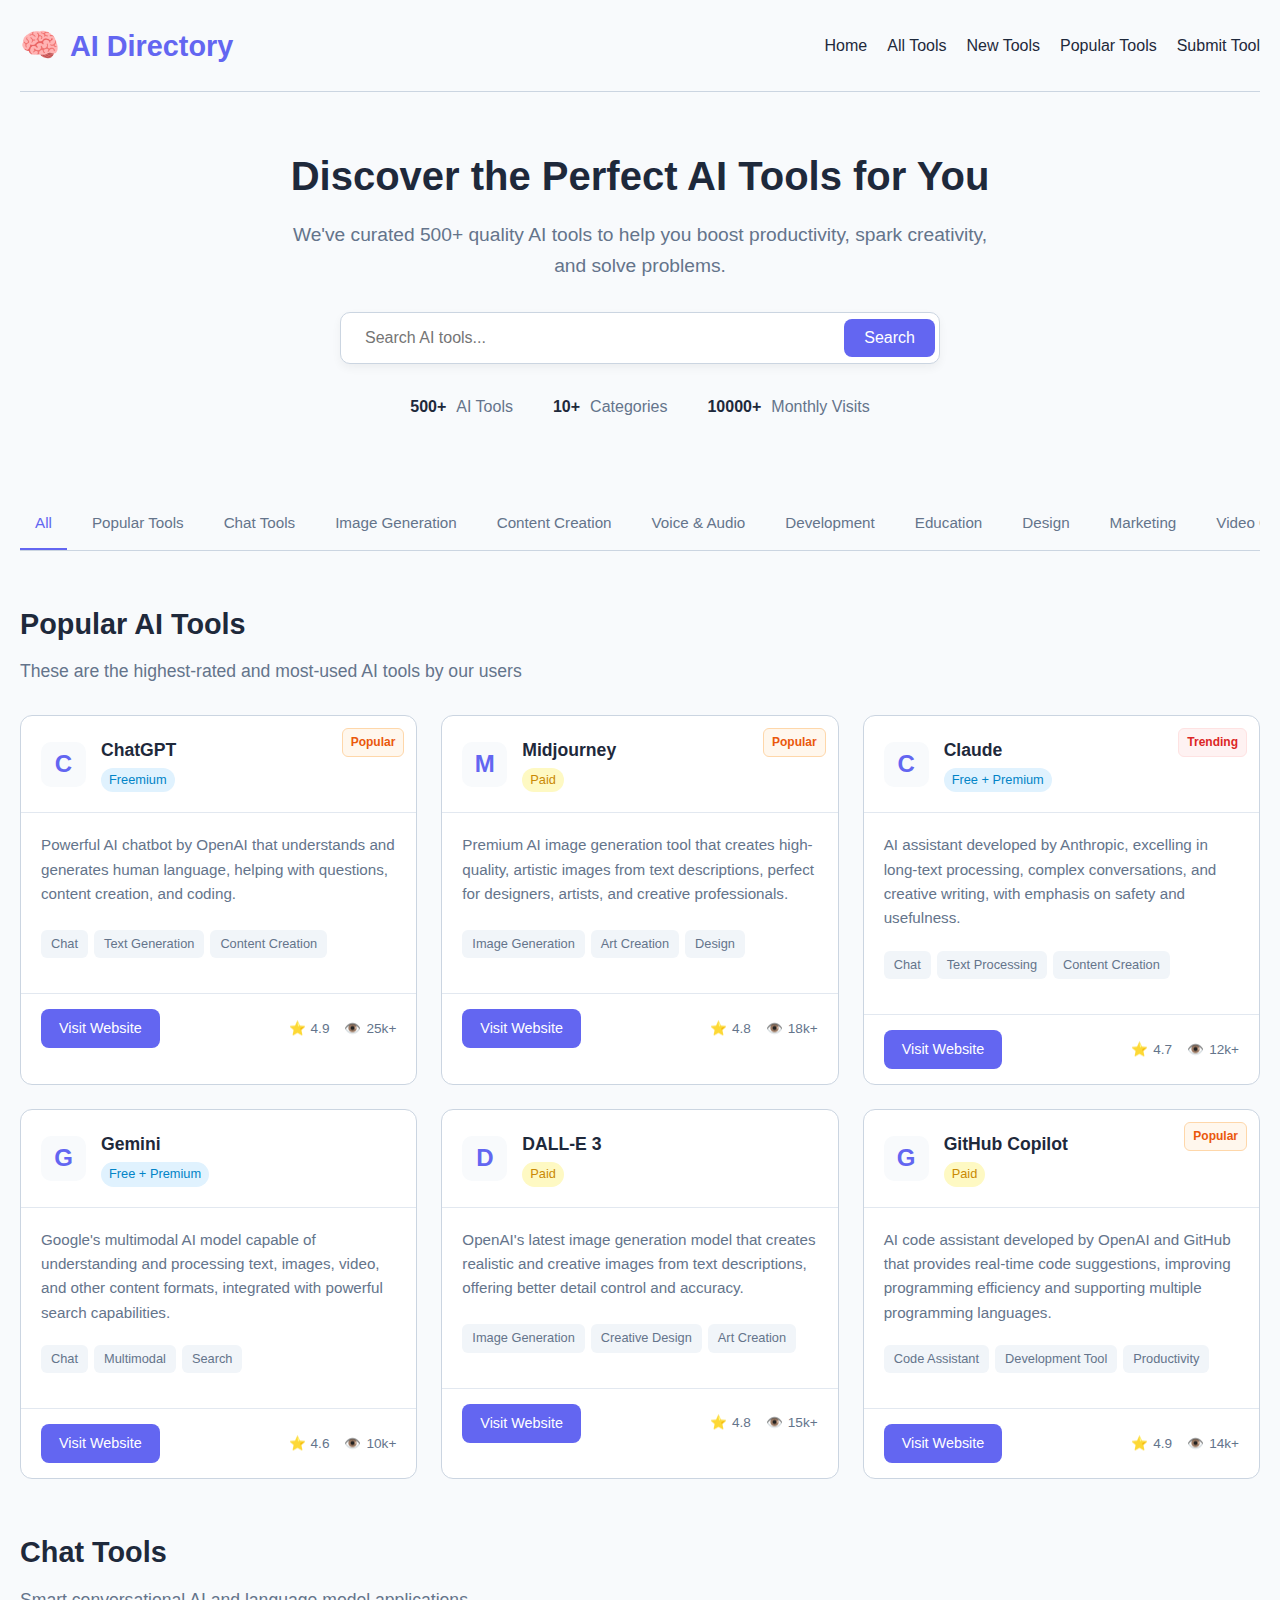
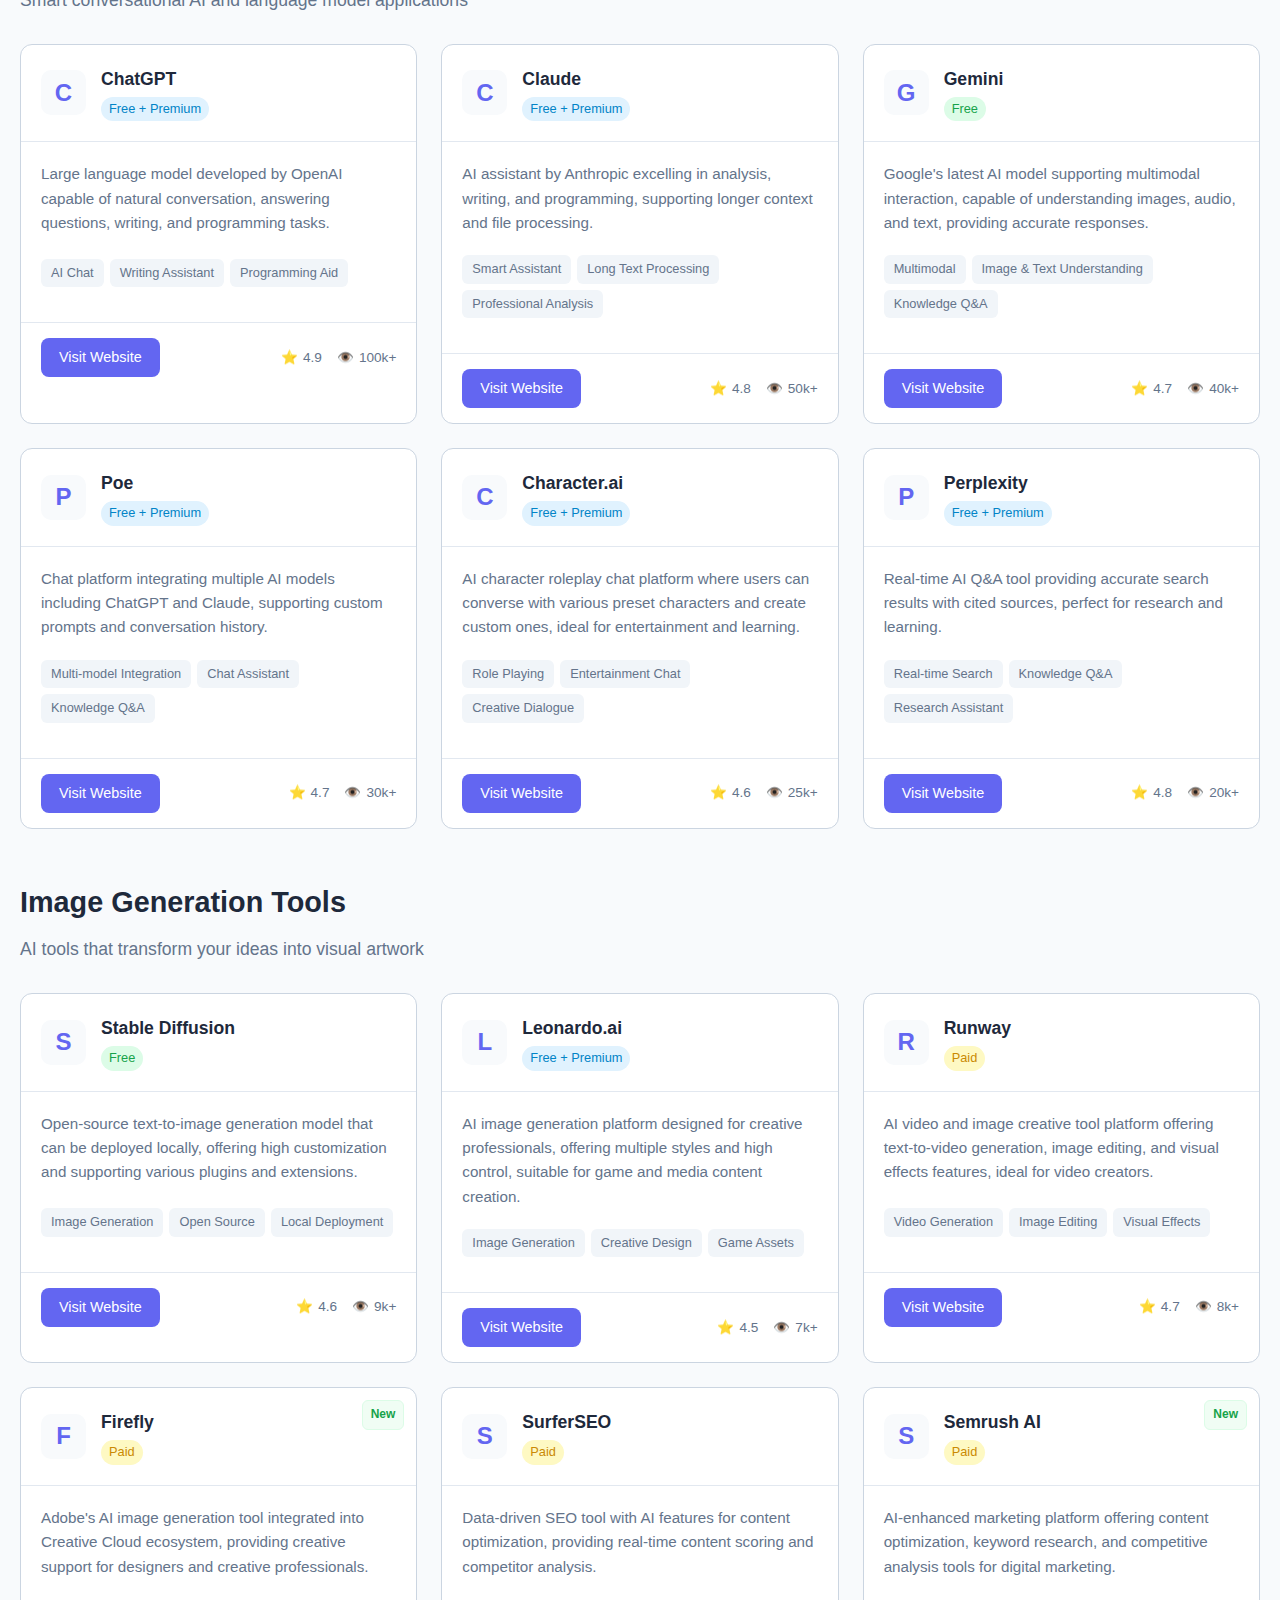
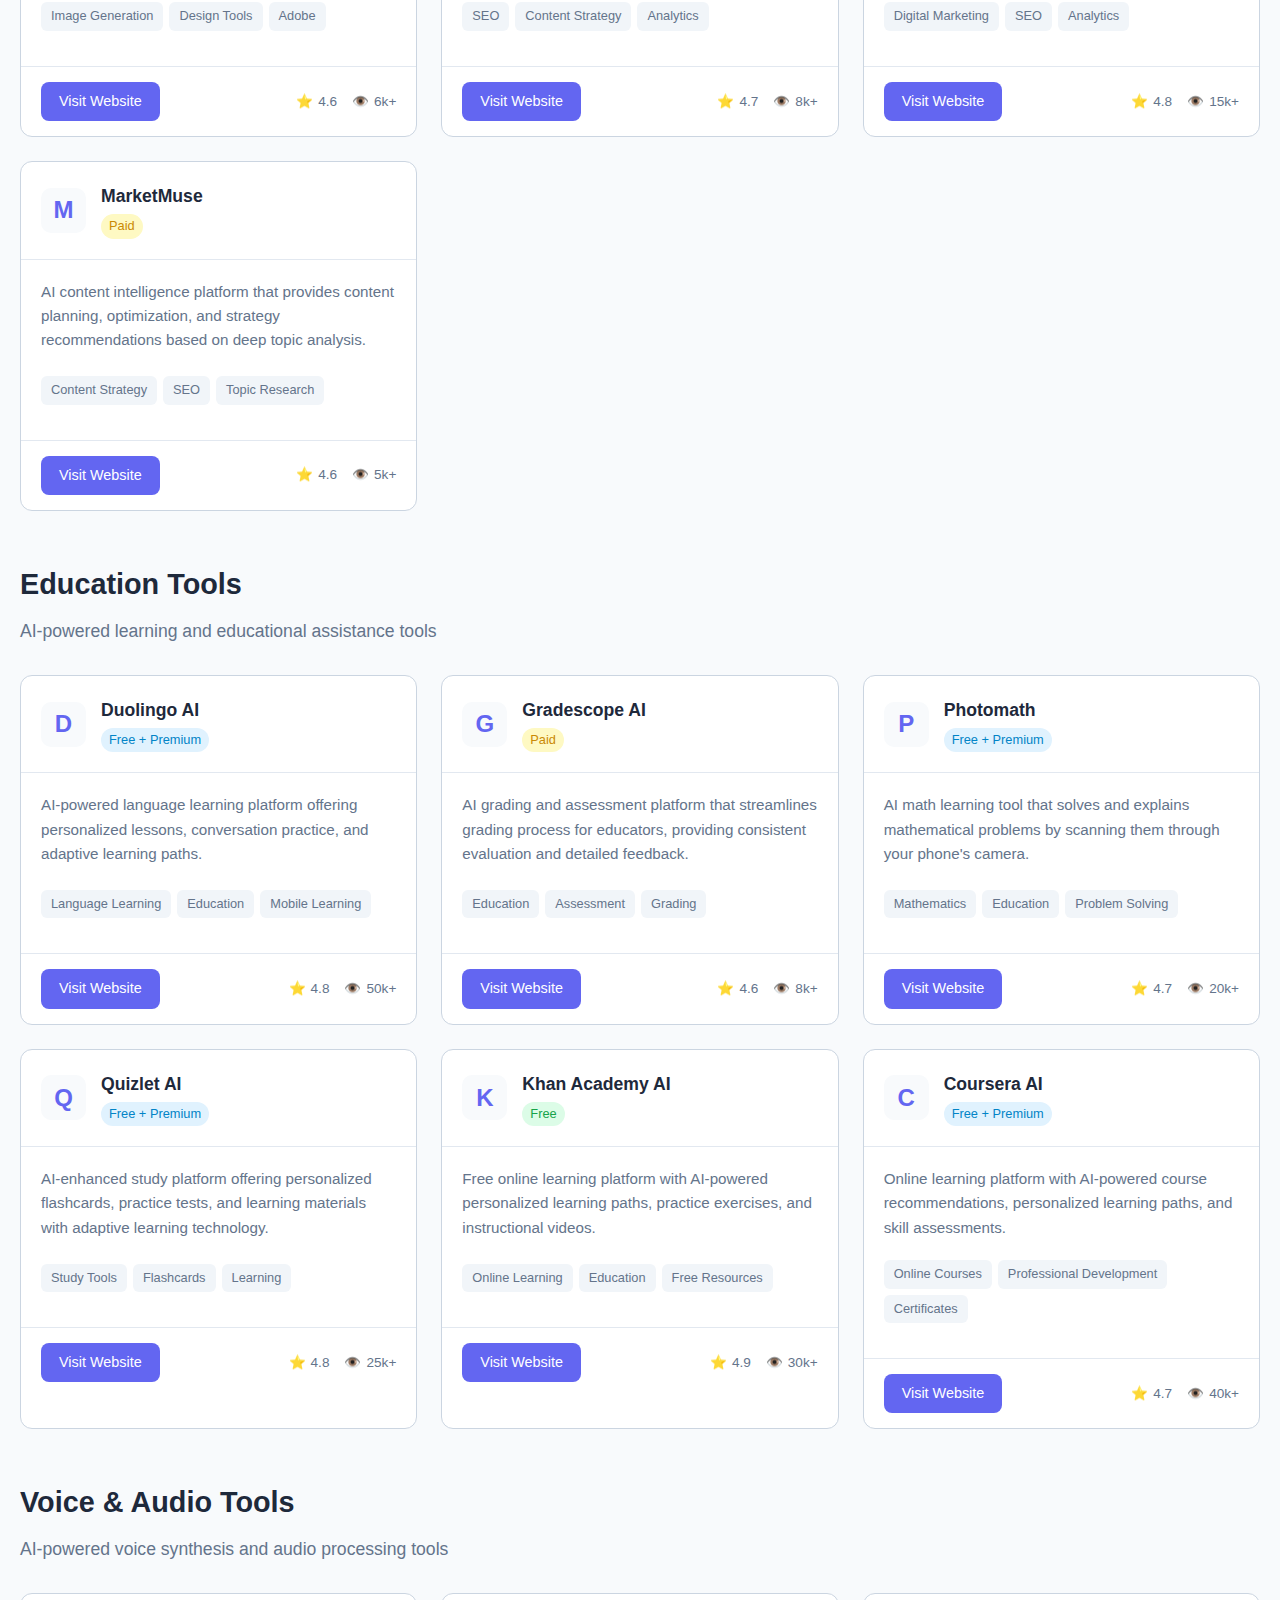
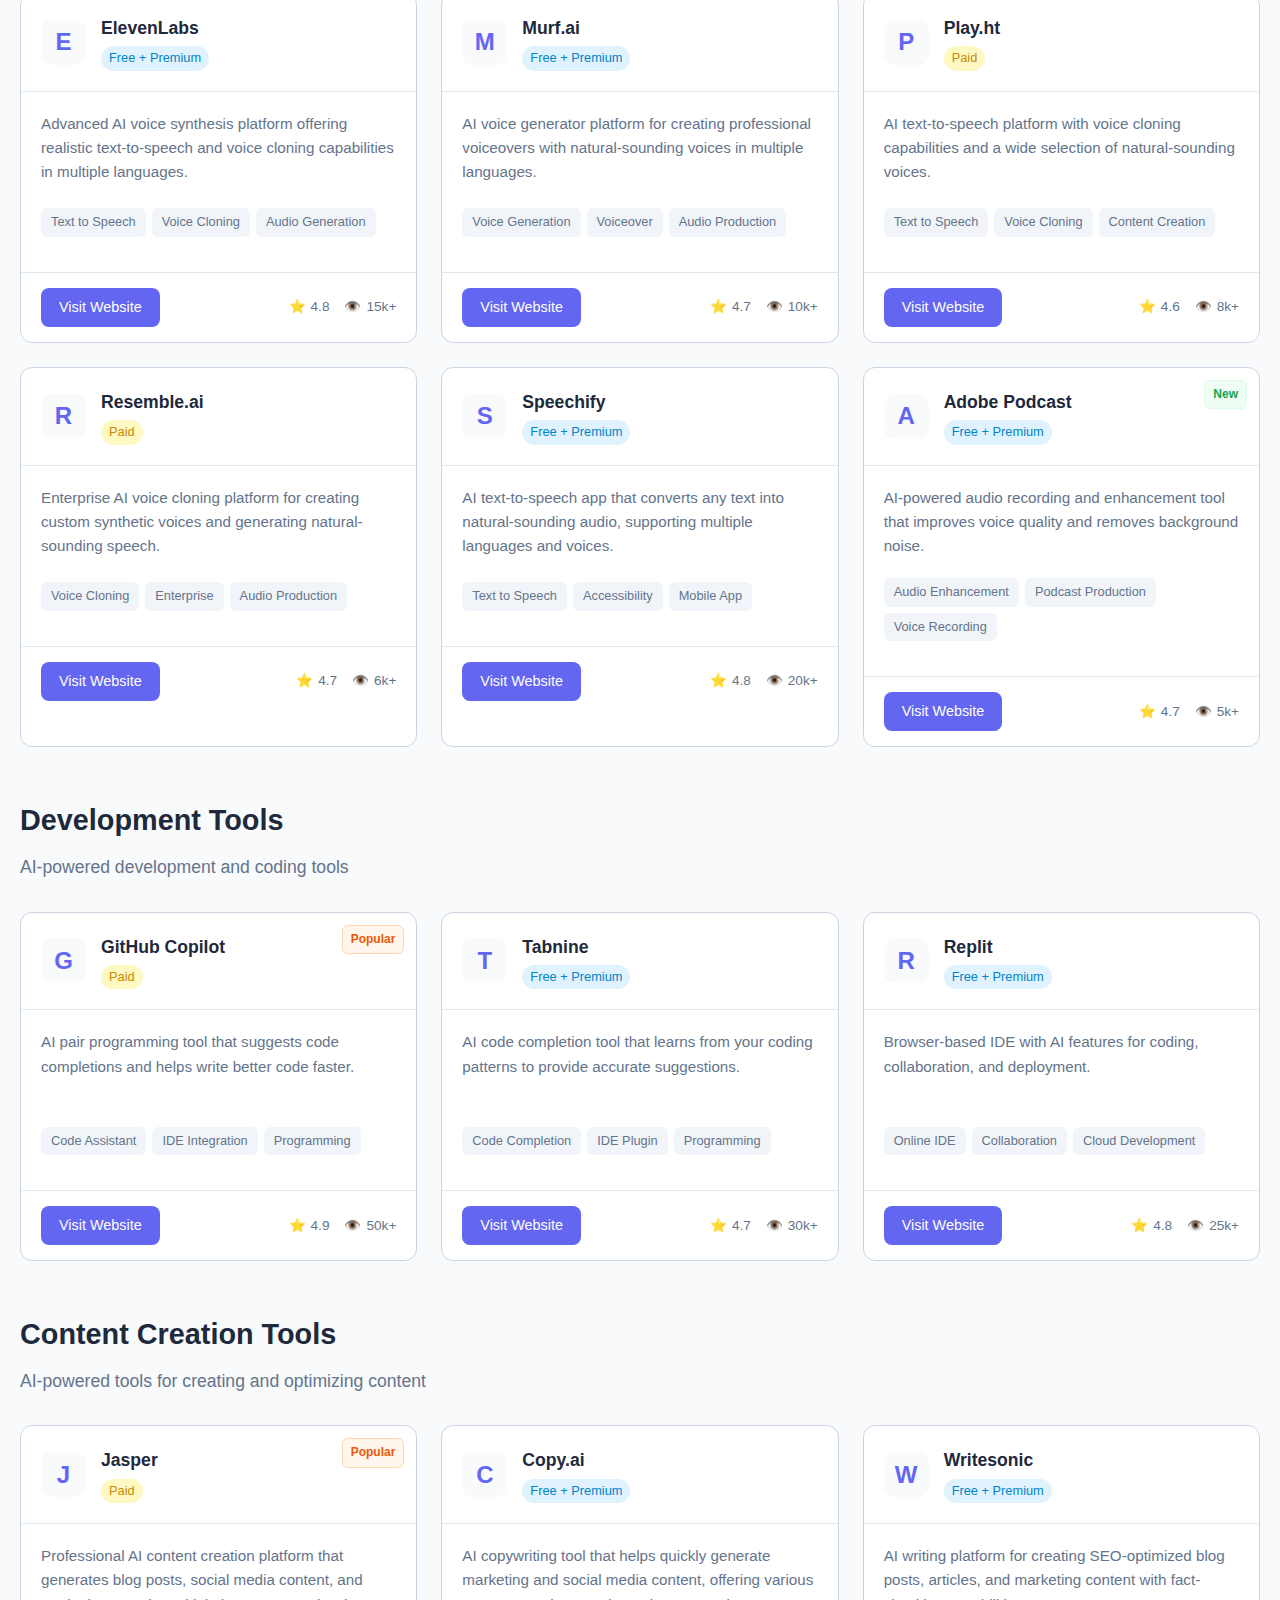
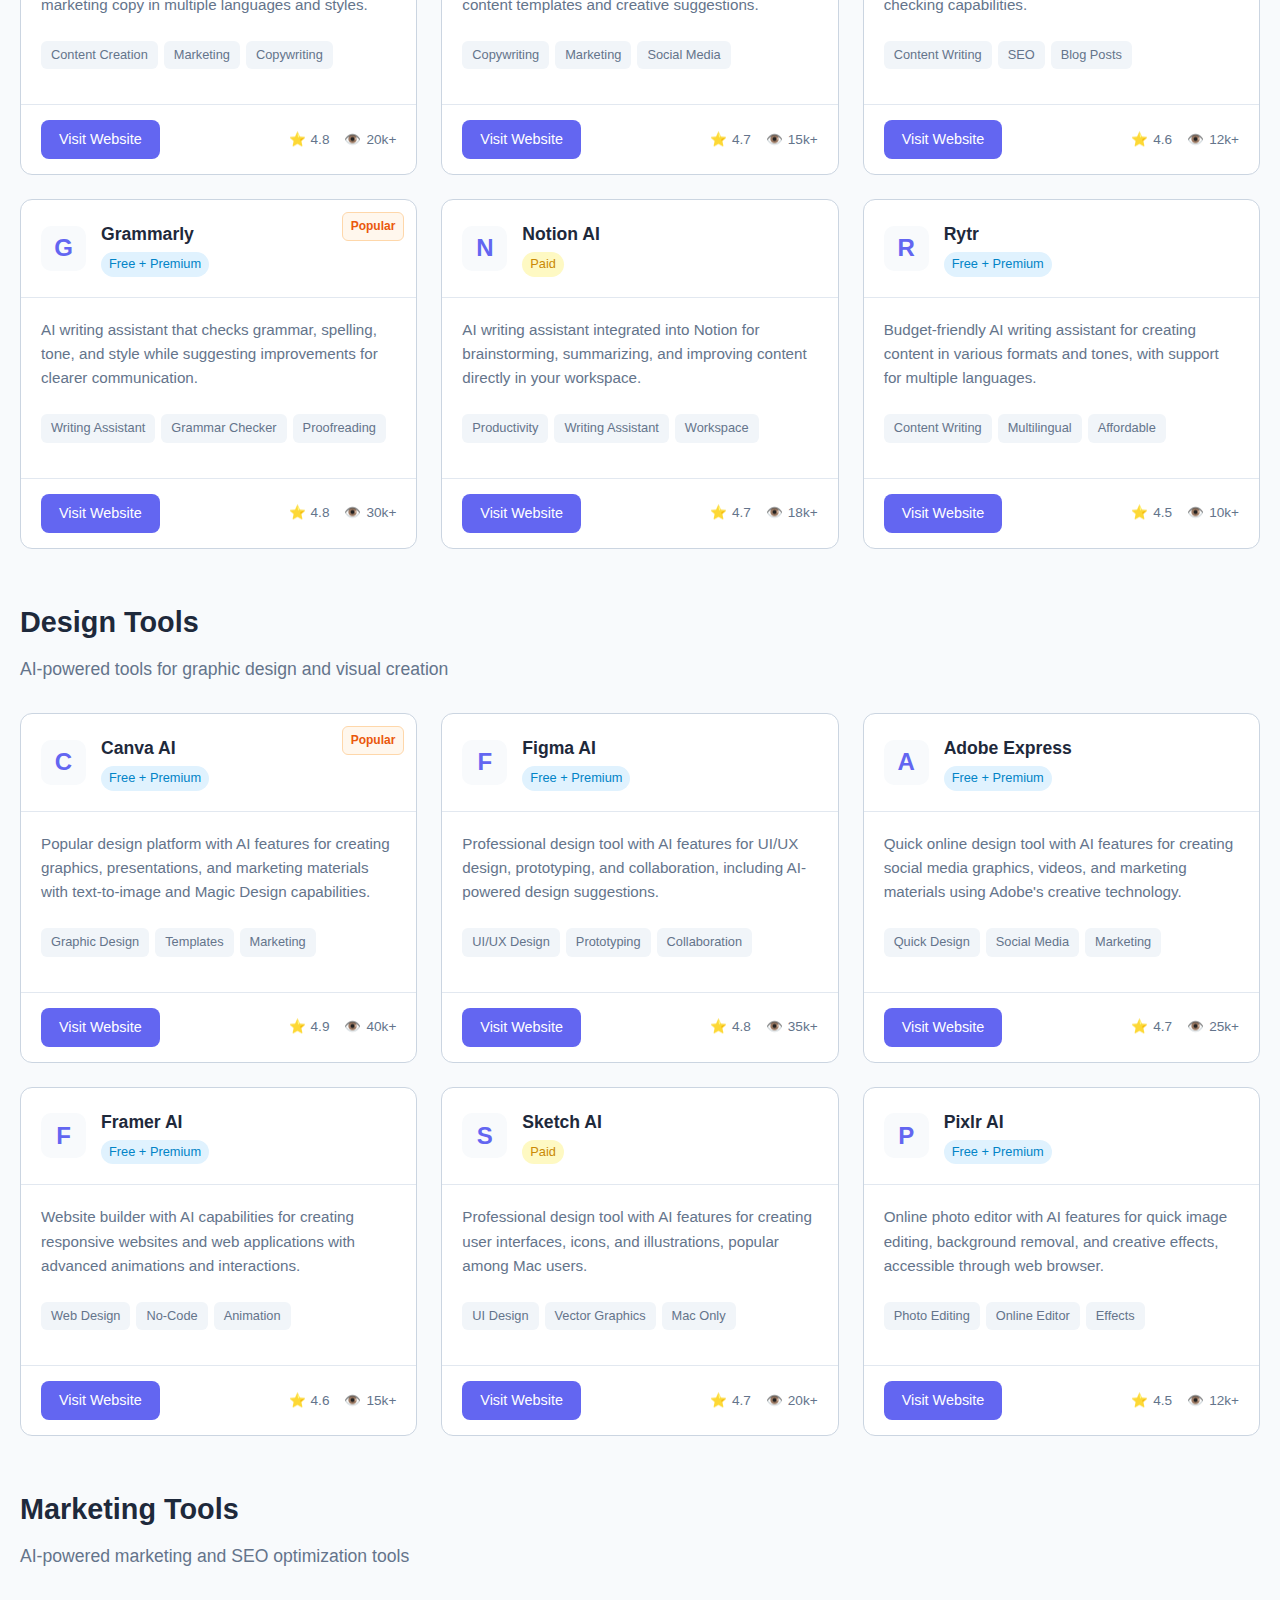
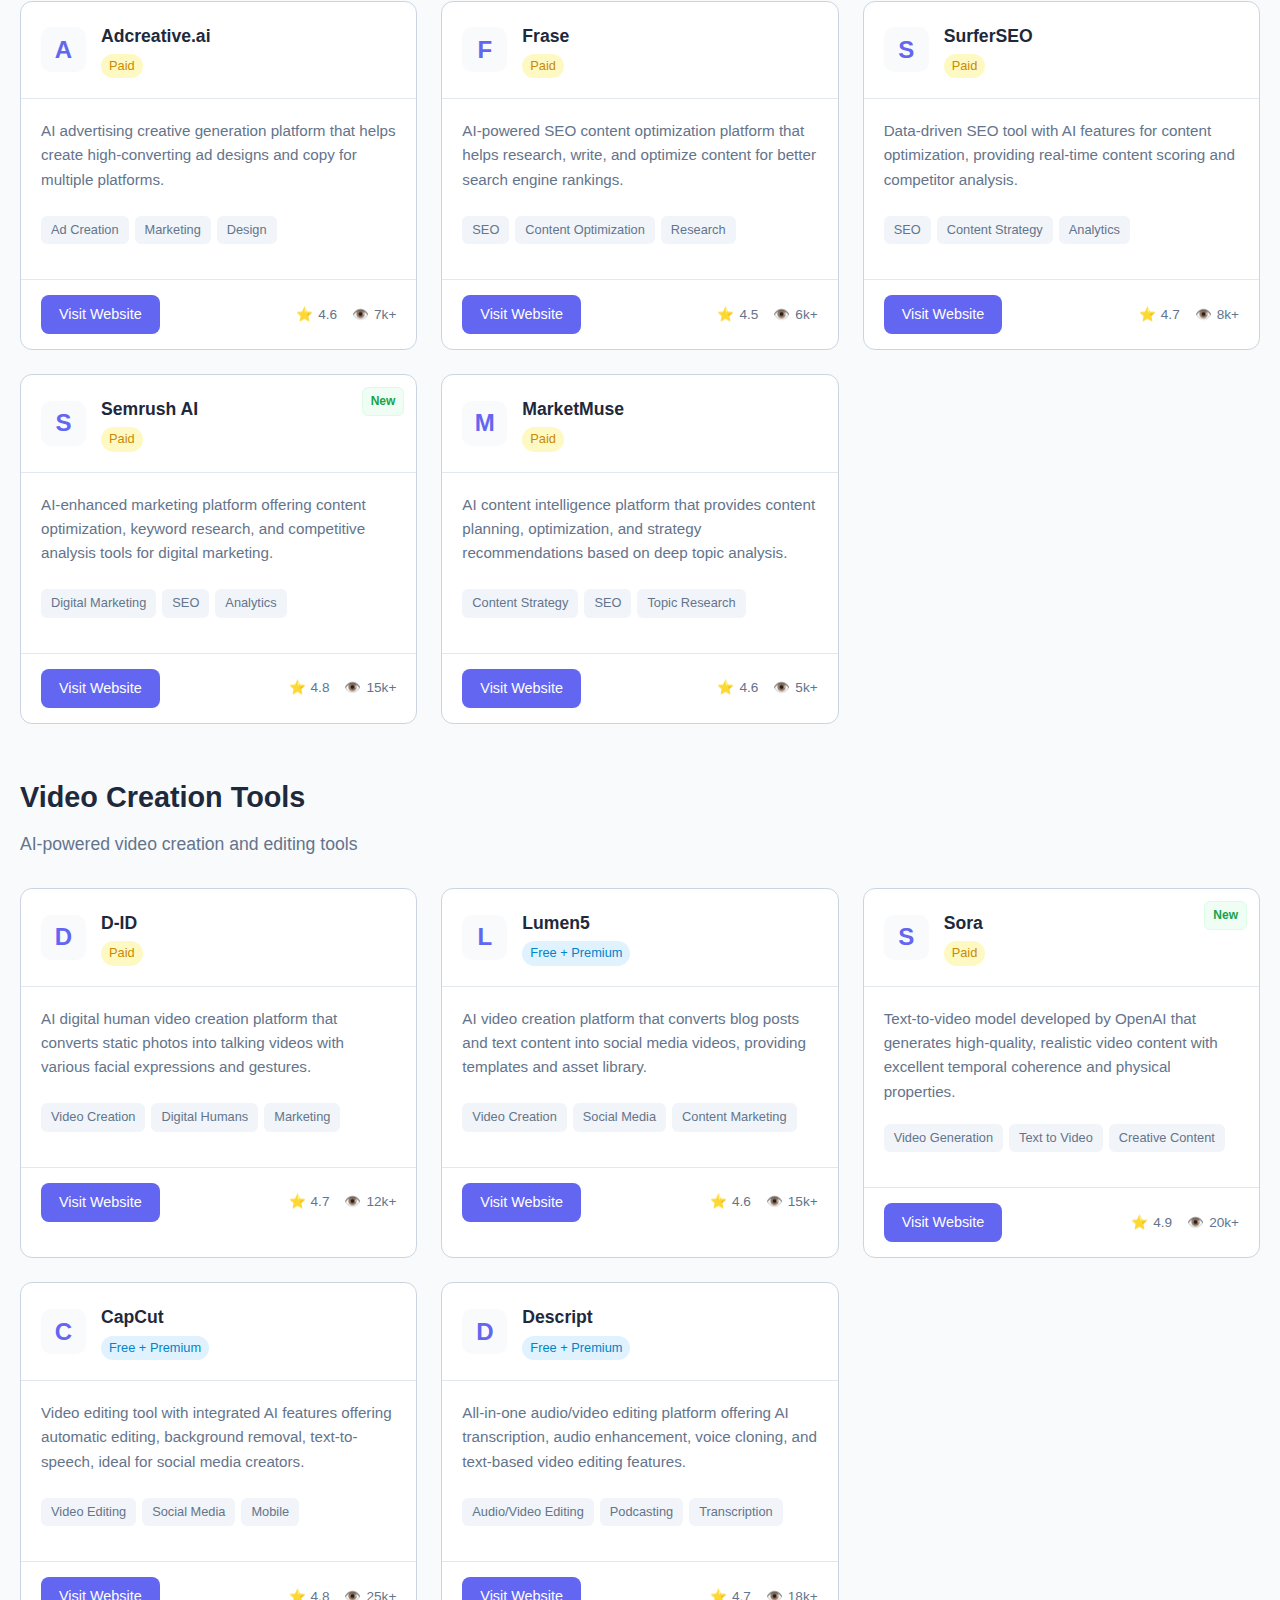
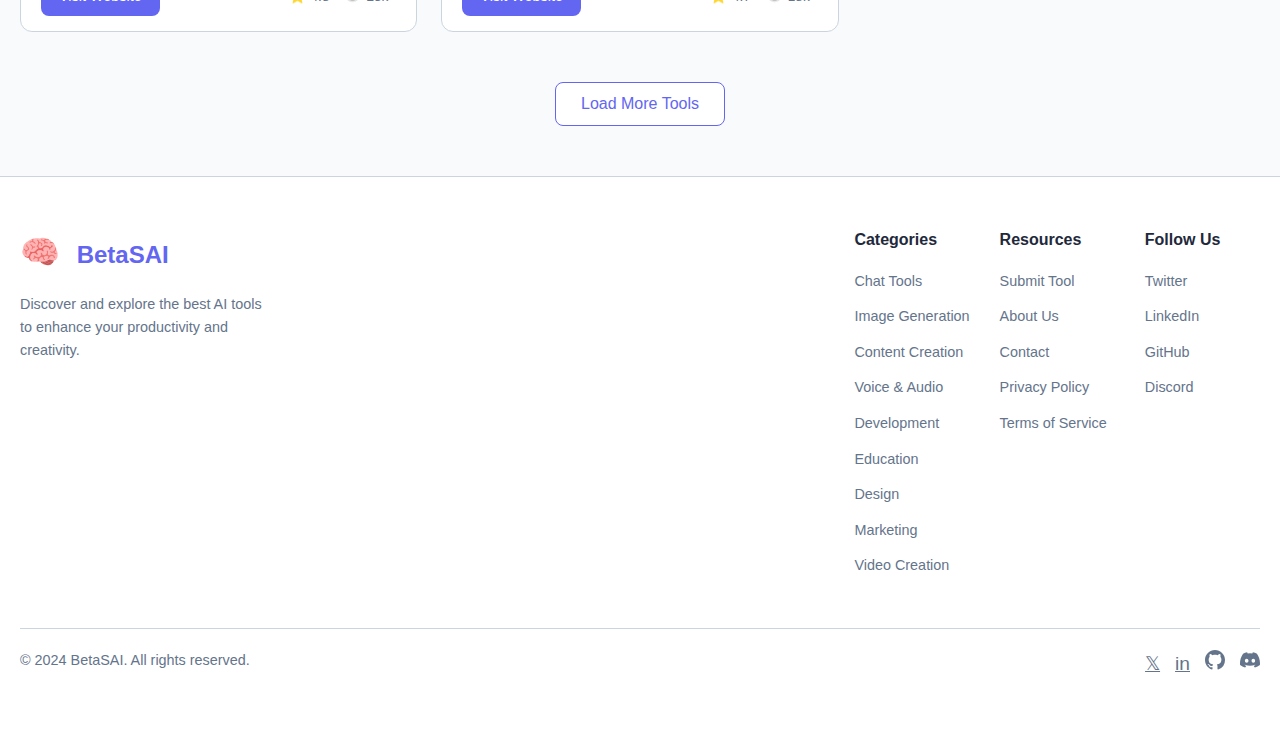
<file: index.html>
<!DOCTYPE html>
<html lang="en">
<head>
    <!-- Google tag (gtag.js) -->
    <script async src="https://www.googletagmanager.com/gtag/js?id=G-JBGG62ST0Z"></script>
    <script>
        window.dataLayer = window.dataLayer || [];
        function gtag(){dataLayer.push(arguments);}
        gtag('js', new Date());

        gtag('config', 'G-JBGG62ST0Z');
    </script>
    
    <meta charset="UTF-8">
    <meta name="viewport" content="width=device-width, initial-scale=1.0">
    <title>AI Tools Directory - Discover Best AI Tools for Productivity & Creativity</title>
    
    <!-- SEO Meta Tags -->
    <meta name="description" content="Explore 500+ curated AI tools across multiple categories including chat, image generation, content creation, development, and more. Find the perfect AI tools to enhance your productivity and creativity.">
    <meta name="keywords" content="AI tools, artificial intelligence, ChatGPT, Midjourney, DALL-E, AI directory, AI chat tools, AI image generation, AI content creation, AI development tools, AI marketing tools, AI video creation, AI voice tools, productivity tools, creative AI tools, machine learning tools">
    
    <!-- Open Graph Meta Tags -->
    <meta property="og:title" content="AI Tools Directory - Your Gateway to AI Innovation">
    <meta property="og:description" content="Discover 500+ hand-picked AI tools to boost your productivity and creativity. From chat bots to image generation, find the perfect AI solution for your needs.">
    <meta property="og:type" content="website">
    <meta property="og:url" content="https://www.betasai.com">
    <meta property="og:image" content="https://www.betasai.com/og-image.jpg">
    
    <!-- Twitter Card Meta Tags -->
    <meta name="twitter:card" content="summary_large_image">
    <meta name="twitter:title" content="AI Tools Directory - Best AI Tools Collection">
    <meta name="twitter:description" content="Explore the latest and most powerful AI tools for chat, image generation, content creation, and more. 500+ curated tools to enhance your workflow.">
    <meta name="twitter:image" content="https://www.betasai.com/twitter-card.jpg">
    
    <!-- Additional SEO Meta Tags -->
    <meta name="robots" content="index, follow">
    <meta name="author" content="BetaSAI">
    <link rel="canonical" href="https://www.betasai.com">
    
    <style>
        :root {
            --primary: #6366f1;
            --primary-hover: #4f46e5;
            --dark: #1e293b;
            --light: #f8fafc;
            --gray: #64748b;
            --gray-light: #e2e8f0;
            --border: #cbd5e1;
            --shadow: rgba(0, 0, 0, 0.05);
        }
        
        * {
            margin: 0;
            padding: 0;
            box-sizing: border-box;
            font-family: 'PingFang SC', 'Microsoft YaHei', sans-serif;
        }
        
        body {
            background-color: #f8fafc;
            color: var(--dark);
            line-height: 1.6;
        }
        
        .container {
            max-width: 1280px;
            margin: 0 auto;
            padding: 0 20px;
        }
        
        /* 导航栏 */
        .navbar {
            display: flex;
            justify-content: space-between;
            align-items: center;
            padding: 20px 0;
            border-bottom: 1px solid var(--border);
        }
        
        .logo {
            font-size: 1.8rem;
            font-weight: bold;
            color: var(--primary);
            text-decoration: none;
            display: flex;
            align-items: center;
        }
        
        .logo-icon {
            margin-right: 10px;
            font-size: 2rem;
        }
        
        .nav-links {
            display: flex;
            gap: 20px;
        }
        
        .nav-links a {
            text-decoration: none;
            color: var(--dark);
            font-weight: 500;
            transition: color 0.3s;
        }
        
        .nav-links a:hover {
            color: var(--primary);
        }
        
        /* 头部区域 */
        .hero {
            padding: 60px 0;
            display: flex;
            flex-direction: column;
            align-items: center;
            text-align: center;
        }
        
        .hero-title {
            font-size: 2.5rem;
            font-weight: 800;
            color: var(--dark);
            margin-bottom: 20px;
            line-height: 1.2;
        }
        
        .hero-description {
            font-size: 1.2rem;
            color: var(--gray);
            max-width: 700px;
            margin-bottom: 30px;
        }
        
        .search-box {
            width: 100%;
            max-width: 600px;
            position: relative;
            margin-bottom: 30px;
        }
        
        .search-box input {
            width: 100%;
            padding: 16px 24px;
            font-size: 1rem;
            border: 1px solid var(--border);
            border-radius: 10px;
            background-color: white;
            box-shadow: 0 4px 10px var(--shadow);
            transition: all 0.3s;
            outline: none;
        }
        
        .search-box input:focus {
            border-color: var(--primary);
            box-shadow: 0 4px 15px rgba(99, 102, 241, 0.2);
        }
        
        .search-box button {
            position: absolute;
            right: 5px;
            top: 50%;
            transform: translateY(-50%);
            background-color: var(--primary);
            color: white;
            border: none;
            border-radius: 8px;
            padding: 10px 20px;
            font-size: 1rem;
            font-weight: 500;
            cursor: pointer;
            transition: background-color 0.3s;
        }
        
        .search-box button:hover {
            background-color: var(--primary-hover);
        }
        
        .stats {
            display: flex;
            gap: 40px;
            margin-bottom: 20px;
        }
        
        .stat-item {
            display: flex;
            align-items: center;
            gap: 10px;
            font-size: 1rem;
            color: var(--gray);
        }
        
        .stat-number {
            font-weight: 700;
            color: var(--dark);
        }
        
        /* 筛选与分类 */
        .category-tabs {
            display: flex;
            border-bottom: 1px solid var(--border);
            margin-bottom: 30px;
            overflow-x: auto;
            scrollbar-width: none;
            -ms-overflow-style: none;
            gap: 10px; /* 添加这行，设置标签之间的间距 */
        }
        
        .category-tabs::-webkit-scrollbar {
            display: none;
        }
        
        .category-tab {
            padding: 12px 15px; /* 修改这行，减小左右内边距 */
            cursor: pointer;
            font-weight: 500;
            white-space: nowrap;
            color: var(--gray);
            transition: all 0.2s;
            border-bottom: 2px solid transparent;
            text-decoration: none;
            font-size: 0.95rem; /* 添加这行，稍微减小字体大小 */
        }
        
        .category-tab.active {
            color: var(--primary);
            border-bottom: 2px solid var(--primary);
        }
        
        .category-tab:hover:not(.active) {
            color: var(--dark);
        }
        
        /* 工具卡片 */
        .tools-grid {
            display: grid;
            grid-template-columns: repeat(auto-fill, minmax(300px, 1fr));
            gap: 24px;
            margin-bottom: 50px;
        }
        
        .tool-card {
            background-color: white;
            border: 1px solid var(--border);
            border-radius: 12px;
            overflow: hidden;
            transition: all 0.3s;
            position: relative;
        }
        
        .tool-card:hover {
            transform: translateY(-5px);
            box-shadow: 0 10px 25px rgba(0, 0, 0, 0.08);
            border-color: var(--primary);
        }
        
        .card-header {
            padding: 20px;
            border-bottom: 1px solid var(--gray-light);
            display: flex;
            align-items: center;
            gap: 15px;
        }
        
        .tool-logo {
            width: 45px;
            height: 45px;
            border-radius: 10px;
            background-color: #f8fafc;
            display: flex;
            align-items: center;
            justify-content: center;
            overflow: hidden;
            flex-shrink: 0;
        }
        
        .tool-logo span {
            font-size: 1.5rem;
            font-weight: 700;
            color: var(--primary);
        }
        
        .tool-info {
            flex-grow: 1;
        }
        
        .tool-name {
            font-size: 1.1rem;
            font-weight: 600;
            color: var(--dark);
            margin-bottom: 4px;
        }
        
        .tool-pricing {
            display: flex;
            align-items: center;
            gap: 10px;
            font-size: 0.8rem;
        }
        
        .pricing-badge {
            padding: 2px 8px;
            border-radius: 20px;
            font-weight: 500;
        }
        
        .free {
            background-color: #dcfce7;
            color: #16a34a;
        }
        
        .paid {
            background-color: #fef9c3;
            color: #ca8a04;
        }
        
        .freemium {
            background-color: #e0f2fe;
            color: #0284c7;
        }
        
        .card-body {
            padding: 20px;
            min-height: 180px;
            display: flex;
            flex-direction: column;
        }
        
        .tool-description {
            color: var(--gray);
            font-size: 0.95rem;
            margin-bottom: 20px;
            flex-grow: 1;
        }
        
        .tool-tags {
            display: flex;
            flex-wrap: wrap;
            gap: 6px;
            margin-bottom: 15px;
        }
        
        .tool-tag {
            padding: 4px 10px;
            background-color: #f1f5f9;
            color: var(--gray);
            border-radius: 6px;
            font-size: 0.8rem;
        }
        
        .card-actions {
            padding: 15px 20px;
            border-top: 1px solid var(--gray-light);
            display: flex;
            justify-content: space-between;
            align-items: center;
        }
        
        .visit-btn {
            padding: 8px 18px;
            background-color: var(--primary);
            color: white;
            border: none;
            border-radius: 8px;
            font-weight: 500;
            cursor: pointer;
            transition: background-color 0.3s;
            text-decoration: none;
            font-size: 0.9rem;
        }
        
        .visit-btn:hover {
            background-color: var(--primary-hover);
        }
        
        .card-meta {
            display: flex;
            align-items: center;
            gap: 15px;
            color: var(--gray);
            font-size: 0.85rem;
        }
        
        .meta-item {
            display: flex;
            align-items: center;
            gap: 5px;
        }
        
        .badge {
            position: absolute;
            top: 12px;
            right: 12px;
            padding: 4px 8px;
            border-radius: 6px;
            font-size: 0.75rem;
            font-weight: 600;
            z-index: 1;
        }
        
        .new {
            background-color: #f0fdf4;
            color: #16a34a;
            border: 1px solid #dcfce7;
        }
        
        .popular {
            background-color: #fff7ed;
            color: #ea580c;
            border: 1px solid #fed7aa;
        }
        
        .trending {
            background-color: #fef2f2;
            color: #dc2626;
            border: 1px solid #fee2e2;
        }
        
        /* 区块标题 */
        .section-header {
            margin: 50px 0 30px;
        }
        
        .section-title {
            font-size: 1.8rem;
            font-weight: 700;
            color: var(--dark);
            margin-bottom: 10px;
        }
        
        .section-description {
            color: var(--gray);
            font-size: 1.1rem;
            max-width: 700px;
        }
        
        /* 加载更多 */
        .load-more {
            display: flex;
            justify-content: center;
            margin: 30px 0 50px;
        }
        
        .load-more-btn {
            padding: 12px 25px;
            background-color: white;
            color: var(--primary);
            border: 1px solid var(--primary);
            border-radius: 8px;
            font-weight: 500;
            cursor: pointer;
            transition: all 0.3s;
            font-size: 1rem;
        }
        
        .load-more-btn:hover {
            background-color: var(--primary);
            color: white;
        }
        
        /* 页脚 */
        footer {
            background-color: white;
            border-top: 1px solid var(--border);
            padding: 50px 0;
            margin-top: 50px;
        }
        
        .footer-content {
            display: flex;
            justify-content: space-between;
            flex-wrap: wrap;
            gap: 30px;
        }
        
        .footer-logo {
            flex-basis: 250px;
        }
        
        .footer-logo a {
            font-size: 1.5rem;
            font-weight: bold;
            color: var(--primary);
            text-decoration: none;
        }
        
        .footer-description {
            color: var(--gray);
            margin-top: 15px;
            font-size: 0.9rem;
        }
        
        .footer-links {
            display: grid;
            grid-template-columns: repeat(3, 1fr);
            gap: 30px;
        }
        
        .footer-column h3 {
            font-size: 1rem;
            font-weight: 600;
            margin-bottom: 15px;
            color: var(--dark);
        }
        
        .footer-column ul {
            list-style: none;
        }
        
        .footer-column li {
            margin-bottom: 10px;
        }
        
        .footer-column a {
            text-decoration: none;
            color: var(--gray);
            font-size: 0.9rem;
            transition: color 0.3s;
        }
        
        .footer-column a:hover {
            color: var(--primary);
        }
        
        .footer-bottom {
            border-top: 1px solid var(--border);
            margin-top: 40px;
            padding-top: 20px;
            display: flex;
            justify-content: space-between;
            flex-wrap: wrap;
            gap: 20px;
        }
        
        .copyright {
            color: var(--gray);
            font-size: 0.9rem;
        }
        
        .social-links {
            display: flex;
            gap: 15px;
        }
        
        .social-links a {
            color: var(--gray);
            font-size: 1.2rem;
            transition: color 0.3s;
        }
        
        .social-links a:hover {
            color: var(--primary);
        }
        
        /* 响应式布局 */
        @media (max-width: 768px) {
            .tools-grid {
                grid-template-columns: repeat(auto-fill, minmax(250px, 1fr));
            }
            
            .hero-title {
                font-size: 2rem;
            }
            
            .hero-description {
                font-size: 1rem;
            }
            
            .search-box button {
                padding: 8px 15px;
            }
            
            .footer-content {
                flex-direction: column;
            }
            
            .footer-links {
                grid-template-columns: repeat(2, 1fr);
            }
        }
        
        @media (max-width: 480px) {
            .tools-grid {
                grid-template-columns: 1fr;
            }
            
            .stats {
                flex-direction: column;
                gap: 15px;
            }
            
            .search-box button {
                padding: 8px 10px;
                font-size: 0.9rem;
            }
            
            .footer-links {
                grid-template-columns: 1fr;
            }
            
            .nav-links {
                display: none;
            }
        }

        html {
          scroll-behavior: smooth;
        }
    </style>
</head>
<body>
    <div class="container">
        <nav class="navbar">
            <a href="#" class="logo">
                <span class="logo-icon">🧠</span>
                AI Directory
            </a>
            <div class="nav-links">
                <a href="#hot">Home</a>
                <a href="#all">All Tools</a>
                <a href="#new">New Tools</a>
                <a href="#hot">Popular Tools</a>
                <a href="#submit">Submit Tool</a>
            </div>
        </nav>
    </div>

    <div class="container">
        <div class="hero">
            <h1 class="hero-title">Discover the Perfect AI Tools for You</h1>
            <p class="hero-description">We've curated 500+ quality AI tools to help you boost productivity, spark creativity, and solve problems.</p>
            
            <div class="search-box">
                <input type="text" placeholder="Search AI tools...">
                <button>Search</button>
            </div>
            
            <div class="stats">
                <div class="stat-item">
                    <span class="stat-number">500+</span> AI Tools
                </div>
                <div class="stat-item">
                    <span class="stat-number">10+</span> Categories
                </div>
                <div class="stat-item">
                    <span class="stat-number">10000+</span> Monthly Visits
                </div>
            </div>
        </div>
    </div>

    <div class="container">
        <div class="category-tabs">
            <a href="#all" class="category-tab active">All</a>
            <a href="#hot" class="category-tab">Popular Tools</a>
            <a href="#chat" class="category-tab">Chat Tools</a>
            <a href="#image" class="category-tab">Image Generation</a>
            <a href="#text" class="category-tab">Content Creation</a>
            <a href="#audio" class="category-tab">Voice & Audio</a>
            <a href="#dev" class="category-tab">Development</a>
            <a href="#education" class="category-tab">Education</a>
            <a href="#design" class="category-tab">Design</a>
            <a href="#marketing" class="category-tab">Marketing</a>
            <a href="#video" class="category-tab">Video Creation</a>
        </div>
        
        <div id="hot" class="section-header">
            <h2 class="section-title">Popular AI Tools</h2>
            <p class="section-description">These are the highest-rated and most-used AI tools by our users</p>
        </div>
        
        <div class="tools-grid">
            <!-- 1 -->
            <div class="tool-card">
                <div class="badge popular">Popular</div>
                <div class="card-header">
                    <div class="tool-logo">
                        <span>C</span>
                    </div>
                    <div class="tool-info">
                        <h3 class="tool-name">ChatGPT</h3>
                        <div class="tool-pricing">
                            <span class="pricing-badge freemium">Freemium</span>
                        </div>
                    </div>
                </div>
                <div class="card-body">
                    <p class="tool-description">Powerful AI chatbot by OpenAI that understands and generates human language, helping with questions, content creation, and coding.</p>
                    <div class="tool-tags">
                        <span class="tool-tag">Chat</span>
                        <span class="tool-tag">Text Generation</span>
                        <span class="tool-tag">Content Creation</span>
                    </div>
                </div>
                <div class="card-actions">
                    <a href="https://chat.openai.com" class="visit-btn" target="_blank">Visit Website</a>
                    <div class="card-meta">
                        <div class="meta-item">
                            <span>⭐</span>
                            <span>4.9</span>
                        </div>
                        <div class="meta-item">
                            <span>👁️</span>
                            <span>25k+</span>
                        </div>
                    </div>
                </div>
            </div>
            
            <!-- Tool Card - Midjourney -->
            <div class="tool-card">
                <div class="badge popular">Popular</div>
                <div class="card-header">
                    <div class="tool-logo">
                        <span>M</span>
                    </div>
                    <div class="tool-info">
                        <h3 class="tool-name">Midjourney</h3>
                        <div class="tool-pricing">
                            <span class="pricing-badge paid">Paid</span>
                        </div>
                    </div>
                </div>
                <div class="card-body">
                    <p class="tool-description">Premium AI image generation tool that creates high-quality, artistic images from text descriptions, perfect for designers, artists, and creative professionals.</p>
                    <div class="tool-tags">
                        <span class="tool-tag">Image Generation</span>
                        <span class="tool-tag">Art Creation</span>
                        <span class="tool-tag">Design</span>
                    </div>
                </div>
                <div class="card-actions">
                    <a href="https://www.midjourney.com" class="visit-btn" target="_blank">Visit Website</a>
                    <div class="card-meta">
                        <div class="meta-item">
                            <span>⭐</span>
                            <span>4.8</span>
                        </div>
                        <div class="meta-item">
                            <span>👁️</span>
                            <span>18k+</span>
                        </div>
                    </div>
                </div>
            </div>
            
            <!-- 3 -->
            <div class="tool-card">
                <div class="badge trending">Trending</div>
                <div class="card-header">
                    <div class="tool-logo">
                        <span>C</span>
                    </div>
                    <div class="tool-info">
                        <h3 class="tool-name">Claude</h3>
                        <div class="tool-pricing">
                            <span class="pricing-badge freemium">Free + Premium</span>
                        </div>
                    </div>
                </div>
                <div class="card-body">
                    <p class="tool-description">AI assistant developed by Anthropic, excelling in long-text processing, complex conversations, and creative writing, with emphasis on safety and usefulness.</p>
                    <div class="tool-tags">
                        <span class="tool-tag">Chat</span>
                        <span class="tool-tag">Text Processing</span>
                        <span class="tool-tag">Content Creation</span>
                    </div>
                </div>
                <div class="card-actions">
                    <a href="https://claude.ai" class="visit-btn" target="_blank">Visit Website</a>
                    <div class="card-meta">
                        <div class="meta-item">
                            <span>⭐</span>
                            <span>4.7</span>
                        </div>
                        <div class="meta-item">
                            <span>👁️</span>
                            <span>12k+</span>
                        </div>
                    </div>
                </div>
            </div>
            
            <!-- 4 -->
            <div class="tool-card">
                <div class="card-header">
                    <div class="tool-logo">
                        <span>G</span>
                    </div>
                    <div class="tool-info">
                        <h3 class="tool-name">Gemini</h3>
                        <div class="tool-pricing">
                            <span class="pricing-badge freemium">Free + Premium</span>
                        </div>
                    </div>
                </div>
                <div class="card-body">
                    <p class="tool-description">Google's multimodal AI model capable of understanding and processing text, images, video, and other content formats, integrated with powerful search capabilities.</p>
                    <div class="tool-tags">
                        <span class="tool-tag">Chat</span>
                        <span class="tool-tag">Multimodal</span>
                        <span class="tool-tag">Search</span>
                    </div>
                </div>
                <div class="card-actions">
                    <a href="https://gemini.google.com" class="visit-btn" target="_blank">Visit Website</a>
                    <div class="card-meta">
                        <div class="meta-item">
                            <span>⭐</span>
                            <span>4.6</span>
                        </div>
                        <div class="meta-item">
                            <span>👁️</span>
                            <span>10k+</span>
                        </div>
                    </div>
                </div>
            </div>
            
            <!-- 5 -->
            <div class="tool-card">
                <div class="card-header">
                    <div class="tool-logo">
                        <span>D</span>
                    </div>
                    <div class="tool-info">
                        <h3 class="tool-name">DALL-E 3</h3>
                        <div class="tool-pricing">
                            <span class="pricing-badge paid">Paid</span>
                        </div>
                    </div>
                </div>
                <div class="card-body">
                    <p class="tool-description">OpenAI's latest image generation model that creates realistic and creative images from text descriptions, offering better detail control and accuracy.</p>
                    <div class="tool-tags">
                        <span class="tool-tag">Image Generation</span>
                        <span class="tool-tag">Creative Design</span>
                        <span class="tool-tag">Art Creation</span>
                    </div>
                </div>
                <div class="card-actions">
                    <a href="https://openai.com/dall-e-3" class="visit-btn" target="_blank">Visit Website</a>
                    <div class="card-meta">
                        <div class="meta-item">
                            <span>⭐</span>
                            <span>4.8</span>
                        </div>
                        <div class="meta-item">
                            <span>👁️</span>
                            <span>15k+</span>
                        </div>
                    </div>
                </div>
            </div>
            
            <!-- 6 -->
            <div class="tool-card">
                <div class="badge popular">Popular</div>
                <div class="card-header">
                    <div class="tool-logo">
                        <span>G</span>
                    </div>
                    <div class="tool-info">
                        <h3 class="tool-name">GitHub Copilot</h3>
                        <div class="tool-pricing">
                            <span class="pricing-badge paid">Paid</span>
                        </div>
                    </div>
                </div>
                <div class="card-body">
                    <p class="tool-description">AI code assistant developed by OpenAI and GitHub that provides real-time code suggestions, improving programming efficiency and supporting multiple programming languages.</p>
                    <div class="tool-tags">
                        <span class="tool-tag">Code Assistant</span>
                        <span class="tool-tag">Development Tool</span>
                        <span class="tool-tag">Productivity</span>
                    </div>
                </div>
                <div class="card-actions">
                    <a href="https://github.com/features/copilot" class="visit-btn" target="_blank">Visit Website</a>
                    <div class="card-meta">
                        <div class="meta-item">
                            <span>⭐</span>
                            <span>4.9</span>
                        </div>
                        <div class="meta-item">
                            <span>👁️</span>
                            <span>14k+</span>
                        </div>
                    </div>
                </div>
            </div>
        </div>

        <div id="chat" class="section-container">
            <div class="section-header">
                <h2 class="section-title">Chat Tools</h2>
                <p class="section-description">Smart conversational AI and language model applications</p>
            </div>

            <div class="tools-grid">
                <!-- ChatGPT -->
                <div class="tool-card">
                    <div class="card-header">
                        <div class="tool-logo"><span>C</span></div>
                        <div class="tool-info">
                            <h3 class="tool-name">ChatGPT</h3>
                            <div class="tool-pricing">
                                <span class="pricing-badge freemium">Free + Premium</span>
                            </div>
                        </div>
                    </div>
                    <div class="card-body">
                        <p class="tool-description">Large language model developed by OpenAI capable of natural conversation, answering questions, writing, and programming tasks.</p>
                        <div class="tool-tags">
                            <span class="tool-tag">AI Chat</span>
                            <span class="tool-tag">Writing Assistant</span>
                            <span class="tool-tag">Programming Aid</span>
                        </div>
                    </div>
                    <div class="card-actions">
                        <a href="https://chat.openai.com" target="_blank" class="visit-btn">Visit Website</a>
                        <div class="card-meta">
                            <div class="meta-item"><span>⭐</span><span>4.9</span></div>
                            <div class="meta-item"><span>👁️</span><span>100k+</span></div>
                        </div>
                    </div>
                </div>

                <!-- Claude -->
                <div class="tool-card">
                    <div class="card-header">
                        <div class="tool-logo"><span>C</span></div>
                        <div class="tool-info">
                            <h3 class="tool-name">Claude</h3>
                            <div class="tool-pricing">
                                <span class="pricing-badge freemium">Free + Premium</span>
                            </div>
                        </div>
                    </div>
                    <div class="card-body">
                        <p class="tool-description">AI assistant by Anthropic excelling in analysis, writing, and programming, supporting longer context and file processing.</p>
                        <div class="tool-tags">
                            <span class="tool-tag">Smart Assistant</span>
                            <span class="tool-tag">Long Text Processing</span>
                            <span class="tool-tag">Professional Analysis</span>
                        </div>
                    </div>
                    <div class="card-actions">
                        <a href="https://claude.ai" target="_blank" class="visit-btn">Visit Website</a>
                        <div class="card-meta">
                            <div class="meta-item"><span>⭐</span><span>4.8</span></div>
                            <div class="meta-item"><span>👁️</span><span>50k+</span></div>
                        </div>
                    </div>
                </div>

                <!-- Gemini -->
                <div class="tool-card">
                    <div class="card-header">
                        <div class="tool-logo"><span>G</span></div>
                        <div class="tool-info">
                            <h3 class="tool-name">Gemini</h3>
                            <div class="tool-pricing">
                                <span class="pricing-badge free">Free</span>
                            </div>
                        </div>
                    </div>
                    <div class="card-body">
                        <p class="tool-description">Google's latest AI model supporting multimodal interaction, capable of understanding images, audio, and text, providing accurate responses.</p>
                        <div class="tool-tags">
                            <span class="tool-tag">Multimodal</span>
                            <span class="tool-tag">Image & Text Understanding</span>
                            <span class="tool-tag">Knowledge Q&A</span>
                        </div>
                    </div>
                    <div class="card-actions">
                        <a href="https://gemini.google.com" target="_blank" class="visit-btn">Visit Website</a>
                        <div class="card-meta">
                            <div class="meta-item"><span>⭐</span><span>4.7</span></div>
                            <div class="meta-item"><span>👁️</span><span>40k+</span></div>
                        </div>
                    </div>
                </div>

                <!-- Poe -->
                <div class="tool-card">
                    <div class="card-header">
                        <div class="tool-logo"><span>P</span></div>
                        <div class="tool-info">
                            <h3 class="tool-name">Poe</h3>
                            <div class="tool-pricing">
                                <span class="pricing-badge freemium">Free + Premium</span>
                            </div>
                        </div>
                    </div>
                    <div class="card-body">
                        <p class="tool-description">Chat platform integrating multiple AI models including ChatGPT and Claude, supporting custom prompts and conversation history.</p>
                        <div class="tool-tags">
                            <span class="tool-tag">Multi-model Integration</span>
                            <span class="tool-tag">Chat Assistant</span>
                            <span class="tool-tag">Knowledge Q&A</span>
                        </div>
                    </div>
                    <div class="card-actions">
                        <a href="https://poe.com" target="_blank" class="visit-btn">Visit Website</a>
                        <div class="card-meta">
                            <div class="meta-item"><span>⭐</span><span>4.7</span></div>
                            <div class="meta-item"><span>👁️</span><span>30k+</span></div>
                        </div>
                    </div>
                </div>

                <!-- Character.ai -->
                <div class="tool-card">
                    <div class="card-header">
                        <div class="tool-logo"><span>C</span></div>
                        <div class="tool-info">
                            <h3 class="tool-name">Character.ai</h3>
                            <div class="tool-pricing">
                                <span class="pricing-badge freemium">Free + Premium</span>
                            </div>
                        </div>
                    </div>
                    <div class="card-body">
                        <p class="tool-description">AI character roleplay chat platform where users can converse with various preset characters and create custom ones, ideal for entertainment and learning.</p>
                        <div class="tool-tags">
                            <span class="tool-tag">Role Playing</span>
                            <span class="tool-tag">Entertainment Chat</span>
                            <span class="tool-tag">Creative Dialogue</span>
                        </div>
                    </div>
                    <div class="card-actions">
                        <a href="https://character.ai" target="_blank" class="visit-btn">Visit Website</a>
                        <div class="card-meta">
                            <div class="meta-item"><span>⭐</span><span>4.6</span></div>
                            <div class="meta-item"><span>👁️</span><span>25k+</span></div>
                        </div>
                    </div>
                </div>

                <!-- Perplexity -->
                <div class="tool-card">
                    <div class="card-header">
                        <div class="tool-logo"><span>P</span></div>
                        <div class="tool-info">
                            <h3 class="tool-name">Perplexity</h3>
                            <div class="tool-pricing">
                                <span class="pricing-badge freemium">Free + Premium</span>
                            </div>
                        </div>
                    </div>
                    <div class="card-body">
                        <p class="tool-description">Real-time AI Q&A tool providing accurate search results with cited sources, perfect for research and learning.</p>
                        <div class="tool-tags">
                            <span class="tool-tag">Real-time Search</span>
                            <span class="tool-tag">Knowledge Q&A</span>
                            <span class="tool-tag">Research Assistant</span>
                        </div>
                    </div>
                    <div class="card-actions">
                        <a href="https://www.perplexity.ai" target="_blank" class="visit-btn">Visit Website</a>
                        <div class="card-meta">
                            <div class="meta-item"><span>⭐</span><span>4.8</span></div>
                            <div class="meta-item"><span>👁️</span><span>20k+</span></div>
                        </div>
                    </div>
                </div>
            </div>
        </div>
        
        <div id="image" class="section-header">
            <h2 class="section-title">Image Generation Tools</h2>
            <p class="section-description">AI tools that transform your ideas into visual artwork</p>
        </div>
        
        <div class="tools-grid">
            <!-- Stable Diffusion -->
            <div class="tool-card">
                <div class="card-header">
                    <div class="tool-logo">
                        <span>S</span>
                    </div>
                    <div class="tool-info">
                        <h3 class="tool-name">Stable Diffusion</h3>
                        <div class="tool-pricing">
                            <span class="pricing-badge free">Free</span>
                        </div>
                    </div>
                </div>
                <div class="card-body">
                    <p class="tool-description">Open-source text-to-image generation model that can be deployed locally, offering high customization and supporting various plugins and extensions.</p>
                    <div class="tool-tags">
                        <span class="tool-tag">Image Generation</span>
                        <span class="tool-tag">Open Source</span>
                        <span class="tool-tag">Local Deployment</span>
                    </div>
                </div>
                <div class="card-actions">
                    <a href="https://stability.ai" class="visit-btn" target="_blank">Visit Website</a>
                    <div class="card-meta">
                        <div class="meta-item">
                            <span>⭐</span>
                            <span>4.6</span>
                        </div>
                        <div class="meta-item">
                            <span>👁️</span>
                            <span>9k+</span>
                        </div>
                    </div>
                </div>
            </div>
            
            <!-- Leonardo.ai -->
            <div class="tool-card">
                <div class="card-header">
                    <div class="tool-logo">
                        <span>L</span>
                    </div>
                    <div class="tool-info">
                        <h3 class="tool-name">Leonardo.ai</h3>
                        <div class="tool-pricing">
                            <span class="pricing-badge freemium">Free + Premium</span>
                        </div>
                    </div>
                </div>
                <div class="card-body">
                    <p class="tool-description">AI image generation platform designed for creative professionals, offering multiple styles and high control, suitable for game and media content creation.</p>
                    <div class="tool-tags">
                        <span class="tool-tag">Image Generation</span>
                        <span class="tool-tag">Creative Design</span>
                        <span class="tool-tag">Game Assets</span>
                    </div>
                </div>
                <div class="card-actions">
                    <a href="https://leonardo.ai" class="visit-btn" target="_blank">Visit Website</a>
                    <div class="card-meta">
                        <div class="meta-item">
                            <span>⭐</span>
                            <span>4.5</span>
                        </div>
                        <div class="meta-item">
                            <span>👁️</span>
                            <span>7k+</span>
                        </div>
                    </div>
                </div>
            </div>
            
            <!-- Runway -->
            <div class="tool-card">
                <div class="card-header">
                    <div class="tool-logo">
                        <span>R</span>
                    </div>
                    <div class="tool-info">
                        <h3 class="tool-name">Runway</h3>
                        <div class="tool-pricing">
                            <span class="pricing-badge paid">Paid</span>
                        </div>
                    </div>
                </div>
                <div class="card-body">
                    <p class="tool-description">AI video and image creative tool platform offering text-to-video generation, image editing, and visual effects features, ideal for video creators.</p>
                    <div class="tool-tags">
                        <span class="tool-tag">Video Generation</span>
                        <span class="tool-tag">Image Editing</span>
                        <span class="tool-tag">Visual Effects</span>
                    </div>
                </div>
                <div class="card-actions">
                    <a href="https://runway.ml" class="visit-btn" target="_blank">Visit Website</a>
                    <div class="card-meta">
                        <div class="meta-item">
                            <span>⭐</span>
                            <span>4.7</span>
                        </div>
                        <div class="meta-item">
                            <span>👁️</span>
                            <span>8k+</span>
                        </div>
                    </div>
                </div>
            </div>
            
            <!-- Firefly -->
            <div class="tool-card">
                <div class="badge new">New</div>
                <div class="card-header">
                    <div class="tool-logo">
                        <span>F</span>
                    </div>
                    <div class="tool-info">
                        <h3 class="tool-name">Firefly</h3>
                        <div class="tool-pricing">
                            <span class="pricing-badge paid">Paid</span>
                        </div>
                    </div>
                </div>
                <div class="card-body">
                    <p class="tool-description">Adobe's AI image generation tool integrated into Creative Cloud ecosystem, providing creative support for designers and creative professionals.</p>
                    <div class="tool-tags">
                        <span class="tool-tag">Image Generation</span>
                        <span class="tool-tag">Design Tools</span>
                        <span class="tool-tag">Adobe</span>
                    </div>
                </div>
                <div class="card-actions">
                    <a href="https://www.adobe.com/products/firefly.html" class="visit-btn" target="_blank">Visit Website</a>
                    <div class="card-meta">
                        <div class="meta-item">
                            <span>⭐</span>
                            <span>4.6</span>
                        </div>
                        <div class="meta-item">
                            <span>👁️</span>
                            <span>6k+</span>
                        </div>
                    </div>
                </div>
            </div>
            
            <!-- Marketing Tool - SurferSEO -->
            <div class="tool-card">
                <div class="card-header">
                    <div class="tool-logo">
                        <span>S</span>
                    </div>
                    <div class="tool-info">
                        <h3 class="tool-name">SurferSEO</h3>
                        <div class="tool-pricing">
                            <span class="pricing-badge paid">Paid</span>
                        </div>
                    </div>
                </div>
                <div class="card-body">
                    <p class="tool-description">Data-driven SEO tool with AI features for content optimization, providing real-time content scoring and competitor analysis.</p>
                    <div class="tool-tags">
                        <span class="tool-tag">SEO</span>
                        <span class="tool-tag">Content Strategy</span>
                        <span class="tool-tag">Analytics</span>
                    </div>
                </div>
                <div class="card-actions">
                    <a href="https://surferseo.com" class="visit-btn" target="_blank">Visit Website</a>
                    <div class="card-meta">
                        <div class="meta-item">
                            <span>⭐</span>
                            <span>4.7</span>
                        </div>
                        <div class="meta-item">
                            <span>👁️</span>
                            <span>8k+</span>
                        </div>
                    </div>
                </div>
            </div>
            
            <!-- Marketing Tool - Semrush AI -->
            <div class="tool-card">
                <div class="badge new">New</div>
                <div class="card-header">
                    <div class="tool-logo">
                        <span>S</span>
                    </div>
                    <div class="tool-info">
                        <h3 class="tool-name">Semrush AI</h3>
                        <div class="tool-pricing">
                            <span class="pricing-badge paid">Paid</span>
                        </div>
                    </div>
                </div>
                <div class="card-body">
                    <p class="tool-description">AI-enhanced marketing platform offering content optimization, keyword research, and competitive analysis tools for digital marketing.</p>
                    <div class="tool-tags">
                        <span class="tool-tag">Digital Marketing</span>
                        <span class="tool-tag">SEO</span>
                        <span class="tool-tag">Analytics</span>
                    </div>
                </div>
                <div class="card-actions">
                    <a href="https://www.semrush.com" class="visit-btn" target="_blank">Visit Website</a>
                    <div class="card-meta">
                        <div class="meta-item">
                            <span>⭐</span>
                            <span>4.8</span>
                        </div>
                        <div class="meta-item">
                            <span>👁️</span>
                            <span>15k+</span>
                        </div>
                    </div>
                </div>
            </div>
            
            <!-- Marketing Tool - MarketMuse -->
            <div class="tool-card">
                <div class="card-header">
                    <div class="tool-logo">
                        <span>M</span>
                    </div>
                    <div class="tool-info">
                        <h3 class="tool-name">MarketMuse</h3>
                        <div class="tool-pricing">
                            <span class="pricing-badge paid">Paid</span>
                        </div>
                    </div>
                </div>
                <div class="card-body">
                    <p class="tool-description">AI content intelligence platform that provides content planning, optimization, and strategy recommendations based on deep topic analysis.</p>
                    <div class="tool-tags">
                        <span class="tool-tag">Content Strategy</span>
                        <span class="tool-tag">SEO</span>
                        <span class="tool-tag">Topic Research</span>
                    </div>
                </div>
                <div class="card-actions">
                    <a href="https://www.marketmuse.com" class="visit-btn" target="_blank">Visit Website</a>
                    <div class="card-meta">
                        <div class="meta-item">
                            <span>⭐</span>
                            <span>4.6</span>
                        </div>
                        <div class="meta-item">
                            <span>👁️</span>
                            <span>5k+</span>
                        </div>
                    </div>
                </div>
            </div>
        </div>
        
        <div id="education" class="section-header">
            <h2 class="section-title">Education Tools</h2>
            <p class="section-description">AI-powered learning and educational assistance tools</p>
        </div>
        
        <div class="tools-grid">
            <!-- Education Tool - Duolingo AI -->
            <div class="tool-card">
                <div class="card-header">
                    <div class="tool-logo">
                        <span>D</span>
                    </div>
                    <div class="tool-info">
                        <h3 class="tool-name">Duolingo AI</h3>
                        <div class="tool-pricing">
                            <span class="pricing-badge freemium">Free + Premium</span>
                        </div>
                    </div>
                </div>
                <div class="card-body">
                    <p class="tool-description">AI-powered language learning platform offering personalized lessons, conversation practice, and adaptive learning paths.</p>
                    <div class="tool-tags">
                        <span class="tool-tag">Language Learning</span>
                        <span class="tool-tag">Education</span>
                        <span class="tool-tag">Mobile Learning</span>
                    </div>
                </div>
                <div class="card-actions">
                    <a href="https://www.duolingo.com" class="visit-btn" target="_blank">Visit Website</a>
                    <div class="card-meta">
                        <div class="meta-item">
                            <span>⭐</span>
                            <span>4.8</span>
                        </div>
                        <div class="meta-item">
                            <span>👁️</span>
                            <span>50k+</span>
                        </div>
                    </div>
                </div>
            </div>
            
            <!-- Education Tool - Gradescope AI -->
            <div class="tool-card">
                <div class="card-header">
                    <div class="tool-logo">
                        <span>G</span>
                    </div>
                    <div class="tool-info">
                        <h3 class="tool-name">Gradescope AI</h3>
                        <div class="tool-pricing">
                            <span class="pricing-badge paid">Paid</span>
                        </div>
                    </div>
                </div>
                <div class="card-body">
                    <p class="tool-description">AI grading and assessment platform that streamlines grading process for educators, providing consistent evaluation and detailed feedback.</p>
                    <div class="tool-tags">
                        <span class="tool-tag">Education</span>
                        <span class="tool-tag">Assessment</span>
                        <span class="tool-tag">Grading</span>
                    </div>
                </div>
                <div class="card-actions">
                    <a href="https://www.gradescope.com" class="visit-btn" target="_blank">Visit Website</a>
                    <div class="card-meta">
                        <div class="meta-item">
                            <span>⭐</span>
                            <span>4.6</span>
                        </div>
                        <div class="meta-item">
                            <span>👁️</span>
                            <span>8k+</span>
                        </div>
                    </div>
                </div>
            </div>
            
            <!-- Education Tool - Photomath -->
            <div class="tool-card">
                <div class="card-header">
                    <div class="tool-logo">
                        <span>P</span>
                    </div>
                    <div class="tool-info">
                        <h3 class="tool-name">Photomath</h3>
                        <div class="tool-pricing">
                            <span class="pricing-badge freemium">Free + Premium</span>
                        </div>
                    </div>
                </div>
                <div class="card-body">
                    <p class="tool-description">AI math learning tool that solves and explains mathematical problems by scanning them through your phone's camera.</p>
                    <div class="tool-tags">
                        <span class="tool-tag">Mathematics</span>
                        <span class="tool-tag">Education</span>
                        <span class="tool-tag">Problem Solving</span>
                    </div>
                </div>
                <div class="card-actions">
                    <a href="https://photomath.com" class="visit-btn" target="_blank">Visit Website</a>
                    <div class="card-meta">
                        <div class="meta-item">
                            <span>⭐</span>
                            <span>4.7</span>
                        </div>
                        <div class="meta-item">
                            <span>👁️</span>
                            <span>20k+</span>
                        </div>
                    </div>
                </div>
            </div>
            
            <!-- Education Tool - Quizlet AI -->
            <div class="tool-card">
                <div class="card-header">
                    <div class="tool-logo">
                        <span>Q</span>
                    </div>
                    <div class="tool-info">
                        <h3 class="tool-name">Quizlet AI</h3>
                        <div class="tool-pricing">
                            <span class="pricing-badge freemium">Free + Premium</span>
                        </div>
                    </div>
                </div>
                <div class="card-body">
                    <p class="tool-description">AI-enhanced study platform offering personalized flashcards, practice tests, and learning materials with adaptive learning technology.</p>
                    <div class="tool-tags">
                        <span class="tool-tag">Study Tools</span>
                        <span class="tool-tag">Flashcards</span>
                        <span class="tool-tag">Learning</span>
                    </div>
                </div>
                <div class="card-actions">
                    <a href="https://quizlet.com" class="visit-btn" target="_blank">Visit Website</a>
                    <div class="card-meta">
                        <div class="meta-item">
                            <span>⭐</span>
                            <span>4.8</span>
                        </div>
                        <div class="meta-item">
                            <span>👁️</span>
                            <span>25k+</span>
                        </div>
                    </div>
                </div>
            </div>
            
            <!-- Education Tool - Khan Academy -->
            <div class="tool-card">
                <div class="card-header">
                    <div class="tool-logo">
                        <span>K</span>
                    </div>
                    <div class="tool-info">
                        <h3 class="tool-name">Khan Academy AI</h3>
                        <div class="tool-pricing">
                            <span class="pricing-badge free">Free</span>
                        </div>
                    </div>
                </div>
                <div class="card-body">
                    <p class="tool-description">Free online learning platform with AI-powered personalized learning paths, practice exercises, and instructional videos.</p>
                    <div class="tool-tags">
                        <span class="tool-tag">Online Learning</span>
                        <span class="tool-tag">Education</span>
                        <span class="tool-tag">Free Resources</span>
                    </div>
                </div>
                <div class="card-actions">
                    <a href="https://www.khanacademy.org" class="visit-btn" target="_blank">Visit Website</a>
                    <div class="card-meta">
                        <div class="meta-item">
                            <span>⭐</span>
                            <span>4.9</span>
                        </div>
                        <div class="meta-item">
                            <span>👁️</span>
                            <span>30k+</span>
                        </div>
                    </div>
                </div>
            </div>
            
            <!-- Education Tool - Coursera -->
            <div class="tool-card">
                <div class="card-header">
                    <div class="tool-logo">
                        <span>C</span>
                    </div>
                    <div class="tool-info">
                        <h3 class="tool-name">Coursera AI</h3>
                        <div class="tool-pricing">
                            <span class="pricing-badge freemium">Free + Premium</span>
                        </div>
                    </div>
                </div>
                <div class="card-body">
                    <p class="tool-description">Online learning platform with AI-powered course recommendations, personalized learning paths, and skill assessments.</p>
                    <div class="tool-tags">
                        <span class="tool-tag">Online Courses</span>
                        <span class="tool-tag">Professional Development</span>
                        <span class="tool-tag">Certificates</span>
                    </div>
                </div>
                <div class="card-actions">
                    <a href="https://www.coursera.org" class="visit-btn" target="_blank">Visit Website</a>
                    <div class="card-meta">
                        <div class="meta-item">
                            <span>⭐</span>
                            <span>4.7</span>
                        </div>
                        <div class="meta-item">
                            <span>👁️</span>
                            <span>40k+</span>
                        </div>
                    </div>
                </div>
            </div>
        </div>

        <div id="audio" class="section-header">
            <h2 class="section-title">Voice & Audio Tools</h2>
            <p class="section-description">AI-powered voice synthesis and audio processing tools</p>
        </div>
        
        <div class="tools-grid">
            <!-- ElevenLabs -->
            <div class="tool-card">
                <div class="card-header">
                    <div class="tool-logo">
                        <span>E</span>
                    </div>
                    <div class="tool-info">
                        <h3 class="tool-name">ElevenLabs</h3>
                        <div class="tool-pricing">
                            <span class="pricing-badge freemium">Free + Premium</span>
                        </div>
                    </div>
                </div>
                <div class="card-body">
                    <p class="tool-description">Advanced AI voice synthesis platform offering realistic text-to-speech and voice cloning capabilities in multiple languages.</p>
                    <div class="tool-tags">
                        <span class="tool-tag">Text to Speech</span>
                        <span class="tool-tag">Voice Cloning</span>
                        <span class="tool-tag">Audio Generation</span>
                    </div>
                </div>
                <div class="card-actions">
                    <a href="https://elevenlabs.io" class="visit-btn" target="_blank">Visit Website</a>
                    <div class="card-meta">
                        <div class="meta-item">
                            <span>⭐</span>
                            <span>4.8</span>
                        </div>
                        <div class="meta-item">
                            <span>👁️</span>
                            <span>15k+</span>
                        </div>
                    </div>
                </div>
            </div>

            <!-- Murf.ai -->
            <div class="tool-card">
                <div class="card-header">
                    <div class="tool-logo">
                        <span>M</span>
                    </div>
                    <div class="tool-info">
                        <h3 class="tool-name">Murf.ai</h3>
                        <div class="tool-pricing">
                            <span class="pricing-badge freemium">Free + Premium</span>
                        </div>
                    </div>
                </div>
                <div class="card-body">
                    <p class="tool-description">AI voice generator platform for creating professional voiceovers with natural-sounding voices in multiple languages.</p>
                    <div class="tool-tags">
                        <span class="tool-tag">Voice Generation</span>
                        <span class="tool-tag">Voiceover</span>
                        <span class="tool-tag">Audio Production</span>
                    </div>
                </div>
                <div class="card-actions">
                    <a href="https://murf.ai" class="visit-btn" target="_blank">Visit Website</a>
                    <div class="card-meta">
                        <div class="meta-item">
                            <span>⭐</span>
                            <span>4.7</span>
                        </div>
                        <div class="meta-item">
                            <span>👁️</span>
                            <span>10k+</span>
                        </div>
                    </div>
                </div>
            </div>

            <!-- Play.ht -->
            <div class="tool-card">
                <div class="card-header">
                    <div class="tool-logo">
                        <span>P</span>
                    </div>
                    <div class="tool-info">
                        <h3 class="tool-name">Play.ht</h3>
                        <div class="tool-pricing">
                            <span class="pricing-badge paid">Paid</span>
                        </div>
                    </div>
                </div>
                <div class="card-body">
                    <p class="tool-description">AI text-to-speech platform with voice cloning capabilities and a wide selection of natural-sounding voices.</p>
                    <div class="tool-tags">
                        <span class="tool-tag">Text to Speech</span>
                        <span class="tool-tag">Voice Cloning</span>
                        <span class="tool-tag">Content Creation</span>
                    </div>
                </div>
                <div class="card-actions">
                    <a href="https://play.ht" class="visit-btn" target="_blank">Visit Website</a>
                    <div class="card-meta">
                        <div class="meta-item">
                            <span>⭐</span>
                            <span>4.6</span>
                        </div>
                        <div class="meta-item">
                            <span>👁️</span>
                            <span>8k+</span>
                        </div>
                    </div>
                </div>
            </div>

            <!-- Resemble.ai -->
            <div class="tool-card">
                <div class="card-header">
                    <div class="tool-logo">
                        <span>R</span>
                    </div>
                    <div class="tool-info">
                        <h3 class="tool-name">Resemble.ai</h3>
                        <div class="tool-pricing">
                            <span class="pricing-badge paid">Paid</span>
                        </div>
                    </div>
                </div>
                <div class="card-body">
                    <p class="tool-description">Enterprise AI voice cloning platform for creating custom synthetic voices and generating natural-sounding speech.</p>
                    <div class="tool-tags">
                        <span class="tool-tag">Voice Cloning</span>
                        <span class="tool-tag">Enterprise</span>
                        <span class="tool-tag">Audio Production</span>
                    </div>
                </div>
                <div class="card-actions">
                    <a href="https://www.resemble.ai" class="visit-btn" target="_blank">Visit Website</a>
                    <div class="card-meta">
                        <div class="meta-item">
                            <span>⭐</span>
                            <span>4.7</span>
                        </div>
                        <div class="meta-item">
                            <span>👁️</span>
                            <span>6k+</span>
                        </div>
                    </div>
                </div>
            </div>

            <!-- Speechify -->
            <div class="tool-card">
                <div class="card-header">
                    <div class="tool-logo">
                        <span>S</span>
                    </div>
                    <div class="tool-info">
                        <h3 class="tool-name">Speechify</h3>
                        <div class="tool-pricing">
                            <span class="pricing-badge freemium">Free + Premium</span>
                        </div>
                    </div>
                </div>
                <div class="card-body">
                    <p class="tool-description">AI text-to-speech app that converts any text into natural-sounding audio, supporting multiple languages and voices.</p>
                    <div class="tool-tags">
                        <span class="tool-tag">Text to Speech</span>
                        <span class="tool-tag">Accessibility</span>
                        <span class="tool-tag">Mobile App</span>
                    </div>
                </div>
                <div class="card-actions">
                    <a href="https://speechify.com" class="visit-btn" target="_blank">Visit Website</a>
                    <div class="card-meta">
                        <div class="meta-item">
                            <span>⭐</span>
                            <span>4.8</span>
                        </div>
                        <div class="meta-item">
                            <span>👁️</span>
                            <span>20k+</span>
                        </div>
                    </div>
                </div>
            </div>

            <!-- Adobe Podcast -->
            <div class="tool-card">
                <div class="badge new">New</div>
                <div class="card-header">
                    <div class="tool-logo">
                        <span>A</span>
                    </div>
                    <div class="tool-info">
                        <h3 class="tool-name">Adobe Podcast</h3>
                        <div class="tool-pricing">
                            <span class="pricing-badge freemium">Free + Premium</span>
                        </div>
                    </div>
                </div>
                <div class="card-body">
                    <p class="tool-description">AI-powered audio recording and enhancement tool that improves voice quality and removes background noise.</p>
                    <div class="tool-tags">
                        <span class="tool-tag">Audio Enhancement</span>
                        <span class="tool-tag">Podcast Production</span>
                        <span class="tool-tag">Voice Recording</span>
                    </div>
                </div>
                <div class="card-actions">
                    <a href="https://podcast.adobe.com" class="visit-btn" target="_blank">Visit Website</a>
                    <div class="card-meta">
                        <div class="meta-item">
                            <span>⭐</span>
                            <span>4.7</span>
                        </div>
                        <div class="meta-item">
                            <span>👁️</span>
                            <span>5k+</span>
                        </div>
                    </div>
                </div>
            </div>
        </div>

        <div id="dev" class="section-header">
            <h2 class="section-title">Development Tools</h2>
            <p class="section-description">AI-powered development and coding tools</p>
        </div>
        
        <div class="tools-grid">
            <!-- GitHub Copilot -->
            <div class="tool-card">
                <div class="badge popular">Popular</div>
                <div class="card-header">
                    <div class="tool-logo">
                        <span>G</span>
                    </div>
                    <div class="tool-info">
                        <h3 class="tool-name">GitHub Copilot</h3>
                        <div class="tool-pricing">
                            <span class="pricing-badge paid">Paid</span>
                        </div>
                    </div>
                </div>
                <div class="card-body">
                    <p class="tool-description">AI pair programming tool that suggests code completions and helps write better code faster.</p>
                    <div class="tool-tags">
                        <span class="tool-tag">Code Assistant</span>
                        <span class="tool-tag">IDE Integration</span>
                        <span class="tool-tag">Programming</span>
                    </div>
                </div>
                <div class="card-actions">
                    <a href="https://github.com/features/copilot" class="visit-btn" target="_blank">Visit Website</a>
                    <div class="card-meta">
                        <div class="meta-item">
                            <span>⭐</span>
                            <span>4.9</span>
                        </div>
                        <div class="meta-item">
                            <span>👁️</span>
                            <span>50k+</span>
                        </div>
                    </div>
                </div>
            </div>

            <!-- Tabnine -->
            <div class="tool-card">
                <div class="card-header">
                    <div class="tool-logo">
                        <span>T</span>
                    </div>
                    <div class="tool-info">
                        <h3 class="tool-name">Tabnine</h3>
                        <div class="tool-pricing">
                            <span class="pricing-badge freemium">Free + Premium</span>
                        </div>
                    </div>
                </div>
                <div class="card-body">
                    <p class="tool-description">AI code completion tool that learns from your coding patterns to provide accurate suggestions.</p>
                    <div class="tool-tags">
                        <span class="tool-tag">Code Completion</span>
                        <span class="tool-tag">IDE Plugin</span>
                        <span class="tool-tag">Programming</span>
                    </div>
                </div>
                <div class="card-actions">
                    <a href="https://www.tabnine.com" class="visit-btn" target="_blank">Visit Website</a>
                    <div class="card-meta">
                        <div class="meta-item">
                            <span>⭐</span>
                            <span>4.7</span>
                        </div>
                        <div class="meta-item">
                            <span>👁️</span>
                            <span>30k+</span>
                        </div>
                    </div>
                </div>
            </div>

            <!-- Replit -->
            <div class="tool-card">
                <div class="card-header">
                    <div class="tool-logo">
                        <span>R</span>
                    </div>
                    <div class="tool-info">
                        <h3 class="tool-name">Replit</h3>
                        <div class="tool-pricing">
                            <span class="pricing-badge freemium">Free + Premium</span>
                        </div>
                    </div>
                </div>
                <div class="card-body">
                    <p class="tool-description">Browser-based IDE with AI features for coding, collaboration, and deployment.</p>
                    <div class="tool-tags">
                        <span class="tool-tag">Online IDE</span>
                        <span class="tool-tag">Collaboration</span>
                        <span class="tool-tag">Cloud Development</span>
                    </div>
                </div>
                <div class="card-actions">
                    <a href="https://replit.com" class="visit-btn" target="_blank">Visit Website</a>
                    <div class="card-meta">
                        <div class="meta-item">
                            <span>⭐</span>
                            <span>4.8</span>
                        </div>
                        <div class="meta-item">
                            <span>👁️</span>
                            <span>25k+</span>
                        </div>
                    </div>
                </div>
            </div>
        </div>

        <div id="text" class="section-header">
            <h2 class="section-title">Content Creation Tools</h2>
            <p class="section-description">AI-powered tools for creating and optimizing content</p>
        </div>
        
        <div class="tools-grid">
            <!-- Jasper -->
            <div class="tool-card">
                <div class="badge popular">Popular</div>
                <div class="card-header">
                    <div class="tool-logo">
                        <span>J</span>
                    </div>
                    <div class="tool-info">
                        <h3 class="tool-name">Jasper</h3>
                        <div class="tool-pricing">
                            <span class="pricing-badge paid">Paid</span>
                        </div>
                    </div>
                </div>
                <div class="card-body">
                    <p class="tool-description">Professional AI content creation platform that generates blog posts, social media content, and marketing copy in multiple languages and styles.</p>
                    <div class="tool-tags">
                        <span class="tool-tag">Content Creation</span>
                        <span class="tool-tag">Marketing</span>
                        <span class="tool-tag">Copywriting</span>
                    </div>
                </div>
                <div class="card-actions">
                    <a href="https://www.jasper.ai" class="visit-btn" target="_blank">Visit Website</a>
                    <div class="card-meta">
                        <div class="meta-item">
                            <span>⭐</span>
                            <span>4.8</span>
                        </div>
                        <div class="meta-item">
                            <span>👁️</span>
                            <span>20k+</span>
                        </div>
                    </div>
                </div>
            </div>

            <!-- Copy.ai -->
            <div class="tool-card">
                <div class="card-header">
                    <div class="tool-logo">
                        <span>C</span>
                    </div>
                    <div class="tool-info">
                        <h3 class="tool-name">Copy.ai</h3>
                        <div class="tool-pricing">
                            <span class="pricing-badge freemium">Free + Premium</span>
                        </div>
                    </div>
                </div>
                <div class="card-body">
                    <p class="tool-description">AI copywriting tool that helps quickly generate marketing and social media content, offering various content templates and creative suggestions.</p>
                    <div class="tool-tags">
                        <span class="tool-tag">Copywriting</span>
                        <span class="tool-tag">Marketing</span>
                        <span class="tool-tag">Social Media</span>
                    </div>
                </div>
                <div class="card-actions">
                    <a href="https://www.copy.ai" class="visit-btn" target="_blank">Visit Website</a>
                    <div class="card-meta">
                        <div class="meta-item">
                            <span>⭐</span>
                            <span>4.7</span>
                        </div>
                        <div class="meta-item">
                            <span>👁️</span>
                            <span>15k+</span>
                        </div>
                    </div>
                </div>
            </div>

            <!-- Writesonic -->
            <div class="tool-card">
                <div class="card-header">
                    <div class="tool-logo">
                        <span>W</span>
                    </div>
                    <div class="tool-info">
                        <h3 class="tool-name">Writesonic</h3>
                        <div class="tool-pricing">
                            <span class="pricing-badge freemium">Free + Premium</span>
                        </div>
                    </div>
                </div>
                <div class="card-body">
                    <p class="tool-description">AI writing platform for creating SEO-optimized blog posts, articles, and marketing content with fact-checking capabilities.</p>
                    <div class="tool-tags">
                        <span class="tool-tag">Content Writing</span>
                        <span class="tool-tag">SEO</span>
                        <span class="tool-tag">Blog Posts</span>
                    </div>
                </div>
                <div class="card-actions">
                    <a href="https://writesonic.com" class="visit-btn" target="_blank">Visit Website</a>
                    <div class="card-meta">
                        <div class="meta-item">
                            <span>⭐</span>
                            <span>4.6</span>
                        </div>
                        <div class="meta-item">
                            <span>👁️</span>
                            <span>12k+</span>
                        </div>
                    </div>
                </div>
            </div>

            <!-- Grammarly -->
            <div class="tool-card">
                <div class="badge popular">Popular</div>
                <div class="card-header">
                    <div class="tool-logo">
                        <span>G</span>
                    </div>
                    <div class="tool-info">
                        <h3 class="tool-name">Grammarly</h3>
                        <div class="tool-pricing">
                            <span class="pricing-badge freemium">Free + Premium</span>
                        </div>
                    </div>
                </div>
                <div class="card-body">
                    <p class="tool-description">AI writing assistant that checks grammar, spelling, tone, and style while suggesting improvements for clearer communication.</p>
                    <div class="tool-tags">
                        <span class="tool-tag">Writing Assistant</span>
                        <span class="tool-tag">Grammar Checker</span>
                        <span class="tool-tag">Proofreading</span>
                    </div>
                </div>
                <div class="card-actions">
                    <a href="https://www.grammarly.com" class="visit-btn" target="_blank">Visit Website</a>
                    <div class="card-meta">
                        <div class="meta-item">
                            <span>⭐</span>
                            <span>4.8</span>
                        </div>
                        <div class="meta-item">
                            <span>👁️</span>
                            <span>30k+</span>
                        </div>
                    </div>
                </div>
            </div>

            <!-- Notion AI -->
            <div class="tool-card">
                <div class="card-header">
                    <div class="tool-logo">
                        <span>N</span>
                    </div>
                    <div class="tool-info">
                        <h3 class="tool-name">Notion AI</h3>
                        <div class="tool-pricing">
                            <span class="pricing-badge paid">Paid</span>
                        </div>
                    </div>
                </div>
                <div class="card-body">
                    <p class="tool-description">AI writing assistant integrated into Notion for brainstorming, summarizing, and improving content directly in your workspace.</p>
                    <div class="tool-tags">
                        <span class="tool-tag">Productivity</span>
                        <span class="tool-tag">Writing Assistant</span>
                        <span class="tool-tag">Workspace</span>
                    </div>
                </div>
                <div class="card-actions">
                    <a href="https://www.notion.so/product/ai" class="visit-btn" target="_blank">Visit Website</a>
                    <div class="card-meta">
                        <div class="meta-item">
                            <span>⭐</span>
                            <span>4.7</span>
                        </div>
                        <div class="meta-item">
                            <span>👁️</span>
                            <span>18k+</span>
                        </div>
                    </div>
                </div>
            </div>

            <!-- Rytr -->
            <div class="tool-card">
                <div class="card-header">
                    <div class="tool-logo">
                        <span>R</span>
                    </div>
                    <div class="tool-info">
                        <h3 class="tool-name">Rytr</h3>
                        <div class="tool-pricing">
                            <span class="pricing-badge freemium">Free + Premium</span>
                        </div>
                    </div>
                </div>
                <div class="card-body">
                    <p class="tool-description">Budget-friendly AI writing assistant for creating content in various formats and tones, with support for multiple languages.</p>
                    <div class="tool-tags">
                        <span class="tool-tag">Content Writing</span>
                        <span class="tool-tag">Multilingual</span>
                        <span class="tool-tag">Affordable</span>
                    </div>
                </div>
                <div class="card-actions">
                    <a href="https://rytr.me" class="visit-btn" target="_blank">Visit Website</a>
                    <div class="card-meta">
                        <div class="meta-item">
                            <span>⭐</span>
                            <span>4.5</span>
                        </div>
                        <div class="meta-item">
                            <span>👁️</span>
                            <span>10k+</span>
                        </div>
                    </div>
                </div>
            </div>
        </div>

        <div id="design" class="section-header">
            <h2 class="section-title">Design Tools</h2>
            <p class="section-description">AI-powered tools for graphic design and visual creation</p>
        </div>
        
        <div class="tools-grid">
            <!-- Canva AI -->
            <div class="tool-card">
                <div class="badge popular">Popular</div>
                <div class="card-header">
                    <div class="tool-logo">
                        <span>C</span>
                    </div>
                    <div class="tool-info">
                        <h3 class="tool-name">Canva AI</h3>
                        <div class="tool-pricing">
                            <span class="pricing-badge freemium">Free + Premium</span>
                        </div>
                    </div>
                </div>
                <div class="card-body">
                    <p class="tool-description">Popular design platform with AI features for creating graphics, presentations, and marketing materials with text-to-image and Magic Design capabilities.</p>
                    <div class="tool-tags">
                        <span class="tool-tag">Graphic Design</span>
                        <span class="tool-tag">Templates</span>
                        <span class="tool-tag">Marketing</span>
                    </div>
                </div>
                <div class="card-actions">
                    <a href="https://www.canva.com" class="visit-btn" target="_blank">Visit Website</a>
                    <div class="card-meta">
                        <div class="meta-item">
                            <span>⭐</span>
                            <span>4.9</span>
                        </div>
                        <div class="meta-item">
                            <span>👁️</span>
                            <span>40k+</span>
                        </div>
                    </div>
                </div>
            </div>

            <!-- Figma AI -->
            <div class="tool-card">
                <div class="card-header">
                    <div class="tool-logo">
                        <span>F</span>
                    </div>
                    <div class="tool-info">
                        <h3 class="tool-name">Figma AI</h3>
                        <div class="tool-pricing">
                            <span class="pricing-badge freemium">Free + Premium</span>
                        </div>
                    </div>
                </div>
                <div class="card-body">
                    <p class="tool-description">Professional design tool with AI features for UI/UX design, prototyping, and collaboration, including AI-powered design suggestions.</p>
                    <div class="tool-tags">
                        <span class="tool-tag">UI/UX Design</span>
                        <span class="tool-tag">Prototyping</span>
                        <span class="tool-tag">Collaboration</span>
                    </div>
                </div>
                <div class="card-actions">
                    <a href="https://www.figma.com" class="visit-btn" target="_blank">Visit Website</a>
                    <div class="card-meta">
                        <div class="meta-item">
                            <span>⭐</span>
                            <span>4.8</span>
                        </div>
                        <div class="meta-item">
                            <span>👁️</span>
                            <span>35k+</span>
                        </div>
                    </div>
                </div>
            </div>

            <!-- Adobe Express -->
            <div class="tool-card">
                <div class="card-header">
                    <div class="tool-logo">
                        <span>A</span>
                    </div>
                    <div class="tool-info">
                        <h3 class="tool-name">Adobe Express</h3>
                        <div class="tool-pricing">
                            <span class="pricing-badge freemium">Free + Premium</span>
                        </div>
                    </div>
                </div>
                <div class="card-body">
                    <p class="tool-description">Quick online design tool with AI features for creating social media graphics, videos, and marketing materials using Adobe's creative technology.</p>
                    <div class="tool-tags">
                        <span class="tool-tag">Quick Design</span>
                        <span class="tool-tag">Social Media</span>
                        <span class="tool-tag">Marketing</span>
                    </div>
                </div>
                <div class="card-actions">
                    <a href="https://www.adobe.com/express" class="visit-btn" target="_blank">Visit Website</a>
                    <div class="card-meta">
                        <div class="meta-item">
                            <span>⭐</span>
                            <span>4.7</span>
                        </div>
                        <div class="meta-item">
                            <span>👁️</span>
                            <span>25k+</span>
                        </div>
                    </div>
                </div>
            </div>

            <!-- Framer AI -->
            <div class="tool-card">
                <div class="card-header">
                    <div class="tool-logo">
                        <span>F</span>
                    </div>
                    <div class="tool-info">
                        <h3 class="tool-name">Framer AI</h3>
                        <div class="tool-pricing">
                            <span class="pricing-badge freemium">Free + Premium</span>
                        </div>
                    </div>
                </div>
                <div class="card-body">
                    <p class="tool-description">Website builder with AI capabilities for creating responsive websites and web applications with advanced animations and interactions.</p>
                    <div class="tool-tags">
                        <span class="tool-tag">Web Design</span>
                        <span class="tool-tag">No-Code</span>
                        <span class="tool-tag">Animation</span>
                    </div>
                </div>
                <div class="card-actions">
                    <a href="https://www.framer.com" class="visit-btn" target="_blank">Visit Website</a>
                    <div class="card-meta">
                        <div class="meta-item">
                            <span>⭐</span>
                            <span>4.6</span>
                        </div>
                        <div class="meta-item">
                            <span>👁️</span>
                            <span>15k+</span>
                        </div>
                    </div>
                </div>
            </div>

            <!-- Sketch AI -->
            <div class="tool-card">
                <div class="card-header">
                    <div class="tool-logo">
                        <span>S</span>
                    </div>
                    <div class="tool-info">
                        <h3 class="tool-name">Sketch AI</h3>
                        <div class="tool-pricing">
                            <span class="pricing-badge paid">Paid</span>
                        </div>
                    </div>
                </div>
                <div class="card-body">
                    <p class="tool-description">Professional design tool with AI features for creating user interfaces, icons, and illustrations, popular among Mac users.</p>
                    <div class="tool-tags">
                        <span class="tool-tag">UI Design</span>
                        <span class="tool-tag">Vector Graphics</span>
                        <span class="tool-tag">Mac Only</span>
                    </div>
                </div>
                <div class="card-actions">
                    <a href="https://www.sketch.com" class="visit-btn" target="_blank">Visit Website</a>
                    <div class="card-meta">
                        <div class="meta-item">
                            <span>⭐</span>
                            <span>4.7</span>
                        </div>
                        <div class="meta-item">
                            <span>👁️</span>
                            <span>20k+</span>
                        </div>
                    </div>
                </div>
            </div>

            <!-- Pixlr AI -->
            <div class="tool-card">
                <div class="card-header">
                    <div class="tool-logo">
                        <span>P</span>
                    </div>
                    <div class="tool-info">
                        <h3 class="tool-name">Pixlr AI</h3>
                        <div class="tool-pricing">
                            <span class="pricing-badge freemium">Free + Premium</span>
                        </div>
                    </div>
                </div>
                <div class="card-body">
                    <p class="tool-description">Online photo editor with AI features for quick image editing, background removal, and creative effects, accessible through web browser.</p>
                    <div class="tool-tags">
                        <span class="tool-tag">Photo Editing</span>
                        <span class="tool-tag">Online Editor</span>
                        <span class="tool-tag">Effects</span>
                    </div>
                </div>
                <div class="card-actions">
                    <a href="https://pixlr.com" class="visit-btn" target="_blank">Visit Website</a>
                    <div class="card-meta">
                        <div class="meta-item">
                            <span>⭐</span>
                            <span>4.5</span>
                        </div>
                        <div class="meta-item">
                            <span>👁️</span>
                            <span>12k+</span>
                        </div>
                    </div>
                </div>
            </div>
        </div>

        <div id="marketing" class="section-header">
            <h2 class="section-title">Marketing Tools</h2>
            <p class="section-description">AI-powered marketing and SEO optimization tools</p>
        </div>
        
        <div class="tools-grid">
            <!-- Adcreative.ai -->
            <div class="tool-card">
                <div class="card-header">
                    <div class="tool-logo">
                        <span>A</span>
                    </div>
                    <div class="tool-info">
                        <h3 class="tool-name">Adcreative.ai</h3>
                        <div class="tool-pricing">
                            <span class="pricing-badge paid">Paid</span>
                        </div>
                    </div>
                </div>
                <div class="card-body">
                    <p class="tool-description">AI advertising creative generation platform that helps create high-converting ad designs and copy for multiple platforms.</p>
                    <div class="tool-tags">
                        <span class="tool-tag">Ad Creation</span>
                        <span class="tool-tag">Marketing</span>
                        <span class="tool-tag">Design</span>
                    </div>
                </div>
                <div class="card-actions">
                    <a href="https://www.adcreative.ai" class="visit-btn" target="_blank">Visit Website</a>
                    <div class="card-meta">
                        <div class="meta-item">
                            <span>⭐</span>
                            <span>4.6</span>
                        </div>
                        <div class="meta-item">
                            <span>👁️</span>
                            <span>7k+</span>
                        </div>
                    </div>
                </div>
            </div>

            <!-- Frase -->
            <div class="tool-card">
                <div class="card-header">
                    <div class="tool-logo">
                        <span>F</span>
                    </div>
                    <div class="tool-info">
                        <h3 class="tool-name">Frase</h3>
                        <div class="tool-pricing">
                            <span class="pricing-badge paid">Paid</span>
                        </div>
                    </div>
                </div>
                <div class="card-body">
                    <p class="tool-description">AI-powered SEO content optimization platform that helps research, write, and optimize content for better search engine rankings.</p>
                    <div class="tool-tags">
                        <span class="tool-tag">SEO</span>
                        <span class="tool-tag">Content Optimization</span>
                        <span class="tool-tag">Research</span>
                    </div>
                </div>
                <div class="card-actions">
                    <a href="https://www.frase.io" class="visit-btn" target="_blank">Visit Website</a>
                    <div class="card-meta">
                        <div class="meta-item">
                            <span>⭐</span>
                            <span>4.5</span>
                        </div>
                        <div class="meta-item">
                            <span>👁️</span>
                            <span>6k+</span>
                        </div>
                    </div>
                </div>
            </div>

            <!-- SurferSEO -->
            <div class="tool-card">
                <div class="card-header">
                    <div class="tool-logo">
                        <span>S</span>
                    </div>
                    <div class="tool-info">
                        <h3 class="tool-name">SurferSEO</h3>
                        <div class="tool-pricing">
                            <span class="pricing-badge paid">Paid</span>
                        </div>
                    </div>
                </div>
                <div class="card-body">
                    <p class="tool-description">Data-driven SEO tool with AI features for content optimization, providing real-time content scoring and competitor analysis.</p>
                    <div class="tool-tags">
                        <span class="tool-tag">SEO</span>
                        <span class="tool-tag">Content Strategy</span>
                        <span class="tool-tag">Analytics</span>
                    </div>
                </div>
                <div class="card-actions">
                    <a href="https://surferseo.com" class="visit-btn" target="_blank">Visit Website</a>
                    <div class="card-meta">
                        <div class="meta-item">
                            <span>⭐</span>
                            <span>4.7</span>
                        </div>
                        <div class="meta-item">
                            <span>👁️</span>
                            <span>8k+</span>
                        </div>
                    </div>
                </div>
            </div>

            <!-- Semrush AI -->
            <div class="tool-card">
                <div class="badge new">New</div>
                <div class="card-header">
                    <div class="tool-logo">
                        <span>S</span>
                    </div>
                    <div class="tool-info">
                        <h3 class="tool-name">Semrush AI</h3>
                        <div class="tool-pricing">
                            <span class="pricing-badge paid">Paid</span>
                        </div>
                    </div>
                </div>
                <div class="card-body">
                    <p class="tool-description">AI-enhanced marketing platform offering content optimization, keyword research, and competitive analysis tools for digital marketing.</p>
                    <div class="tool-tags">
                        <span class="tool-tag">Digital Marketing</span>
                        <span class="tool-tag">SEO</span>
                        <span class="tool-tag">Analytics</span>
                    </div>
                </div>
                <div class="card-actions">
                    <a href="https://www.semrush.com" class="visit-btn" target="_blank">Visit Website</a>
                    <div class="card-meta">
                        <div class="meta-item">
                            <span>⭐</span>
                            <span>4.8</span>
                        </div>
                        <div class="meta-item">
                            <span>👁️</span>
                            <span>15k+</span>
                        </div>
                    </div>
                </div>
            </div>

            <!-- MarketMuse -->
            <div class="tool-card">
                <div class="card-header">
                    <div class="tool-logo">
                        <span>M</span>
                    </div>
                    <div class="tool-info">
                        <h3 class="tool-name">MarketMuse</h3>
                        <div class="tool-pricing">
                            <span class="pricing-badge paid">Paid</span>
                        </div>
                    </div>
                </div>
                <div class="card-body">
                    <p class="tool-description">AI content intelligence platform that provides content planning, optimization, and strategy recommendations based on deep topic analysis.</p>
                    <div class="tool-tags">
                        <span class="tool-tag">Content Strategy</span>
                        <span class="tool-tag">SEO</span>
                        <span class="tool-tag">Topic Research</span>
                    </div>
                </div>
                <div class="card-actions">
                    <a href="https://www.marketmuse.com" class="visit-btn" target="_blank">Visit Website</a>
                    <div class="card-meta">
                        <div class="meta-item">
                            <span>⭐</span>
                            <span>4.6</span>
                        </div>
                        <div class="meta-item">
                            <span>👁️</span>
                            <span>5k+</span>
                        </div>
                    </div>
                </div>
            </div>
        </div>

        <div id="video" class="section-header">
            <h2 class="section-title">Video Creation Tools</h2>
            <p class="section-description">AI-powered video creation and editing tools</p>
        </div>
        
        <div class="tools-grid">
            <!-- D-ID -->
            <div class="tool-card">
                <div class="card-header">
                    <div class="tool-logo">
                        <span>D</span>
                    </div>
                    <div class="tool-info">
                        <h3 class="tool-name">D-ID</h3>
                        <div class="tool-pricing">
                            <span class="pricing-badge paid">Paid</span>
                        </div>
                    </div>
                </div>
                <div class="card-body">
                    <p class="tool-description">AI digital human video creation platform that converts static photos into talking videos with various facial expressions and gestures.</p>
                    <div class="tool-tags">
                        <span class="tool-tag">Video Creation</span>
                        <span class="tool-tag">Digital Humans</span>
                        <span class="tool-tag">Marketing</span>
                    </div>
                </div>
                <div class="card-actions">
                    <a href="https://www.d-id.com" class="visit-btn" target="_blank">Visit Website</a>
                    <div class="card-meta">
                        <div class="meta-item">
                            <span>⭐</span>
                            <span>4.7</span>
                        </div>
                        <div class="meta-item">
                            <span>👁️</span>
                            <span>12k+</span>
                        </div>
                    </div>
                </div>
            </div>

            <!-- Lumen5 -->
            <div class="tool-card">
                <div class="card-header">
                    <div class="tool-logo">
                        <span>L</span>
                    </div>
                    <div class="tool-info">
                        <h3 class="tool-name">Lumen5</h3>
                        <div class="tool-pricing">
                            <span class="pricing-badge freemium">Free + Premium</span>
                        </div>
                    </div>
                </div>
                <div class="card-body">
                    <p class="tool-description">AI video creation platform that converts blog posts and text content into social media videos, providing templates and asset library.</p>
                    <div class="tool-tags">
                        <span class="tool-tag">Video Creation</span>
                        <span class="tool-tag">Social Media</span>
                        <span class="tool-tag">Content Marketing</span>
                    </div>
                </div>
                <div class="card-actions">
                    <a href="https://lumen5.com" class="visit-btn" target="_blank">Visit Website</a>
                    <div class="card-meta">
                        <div class="meta-item">
                            <span>⭐</span>
                            <span>4.6</span>
                        </div>
                        <div class="meta-item">
                            <span>👁️</span>
                            <span>15k+</span>
                        </div>
                    </div>
                </div>
            </div>

            <!-- Sora -->
            <div class="tool-card">
                <div class="badge new">New</div>
                <div class="card-header">
                    <div class="tool-logo">
                        <span>S</span>
                    </div>
                    <div class="tool-info">
                        <h3 class="tool-name">Sora</h3>
                        <div class="tool-pricing">
                            <span class="pricing-badge paid">Paid</span>
                        </div>
                    </div>
                </div>
                <div class="card-body">
                    <p class="tool-description">Text-to-video model developed by OpenAI that generates high-quality, realistic video content with excellent temporal coherence and physical properties.</p>
                    <div class="tool-tags">
                        <span class="tool-tag">Video Generation</span>
                        <span class="tool-tag">Text to Video</span>
                        <span class="tool-tag">Creative Content</span>
                    </div>
                </div>
                <div class="card-actions">
                    <a href="https://openai.com/sora" class="visit-btn" target="_blank">Visit Website</a>
                    <div class="card-meta">
                        <div class="meta-item">
                            <span>⭐</span>
                            <span>4.9</span>
                        </div>
                        <div class="meta-item">
                            <span>👁️</span>
                            <span>20k+</span>
                        </div>
                    </div>
                </div>
            </div>

            <!-- CapCut -->
            <div class="tool-card">
                <div class="card-header">
                    <div class="tool-logo">
                        <span>C</span>
                    </div>
                    <div class="tool-info">
                        <h3 class="tool-name">CapCut</h3>
                        <div class="tool-pricing">
                            <span class="pricing-badge freemium">Free + Premium</span>
                        </div>
                    </div>
                </div>
                <div class="card-body">
                    <p class="tool-description">Video editing tool with integrated AI features offering automatic editing, background removal, text-to-speech, ideal for social media creators.</p>
                    <div class="tool-tags">
                        <span class="tool-tag">Video Editing</span>
                        <span class="tool-tag">Social Media</span>
                        <span class="tool-tag">Mobile</span>
                    </div>
                </div>
                <div class="card-actions">
                    <a href="https://www.capcut.com" class="visit-btn" target="_blank">Visit Website</a>
                    <div class="card-meta">
                        <div class="meta-item">
                            <span>⭐</span>
                            <span>4.8</span>
                        </div>
                        <div class="meta-item">
                            <span>👁️</span>
                            <span>25k+</span>
                        </div>
                    </div>
                </div>
            </div>

            <!-- Descript -->
            <div class="tool-card">
                <div class="card-header">
                    <div class="tool-logo">
                        <span>D</span>
                    </div>
                    <div class="tool-info">
                        <h3 class="tool-name">Descript</h3>
                        <div class="tool-pricing">
                            <span class="pricing-badge freemium">Free + Premium</span>
                        </div>
                    </div>
                </div>
                <div class="card-body">
                    <p class="tool-description">All-in-one audio/video editing platform offering AI transcription, audio enhancement, voice cloning, and text-based video editing features.</p>
                    <div class="tool-tags">
                        <span class="tool-tag">Audio/Video Editing</span>
                        <span class="tool-tag">Podcasting</span>
                        <span class="tool-tag">Transcription</span>
                    </div>
                </div>
                <div class="card-actions">
                    <a href="https://www.descript.com" class="visit-btn" target="_blank">Visit Website</a>
                    <div class="card-meta">
                        <div class="meta-item">
                            <span>⭐</span>
                            <span>4.7</span>
                        </div>
                        <div class="meta-item">
                            <span>👁️</span>
                            <span>18k+</span>
                        </div>
                    </div>
                </div>
            </div>
        </div>

        <div class="load-more">
            <button class="load-more-btn">Load More Tools</button>
        </div>
    </div>

    <footer>
        <div class="container">
            <div class="footer-content">
                <div class="footer-logo">
                    <a href="#">
                        <span class="logo-icon">🧠</span>
                        BetaSAI
                    </a>
                    <p class="footer-description">
                        Discover and explore the best AI tools to enhance your productivity and creativity.
                    </p>
                </div>
                
                <div class="footer-links">
                    <div class="footer-column">
                        <h3>Categories</h3>
                        <ul>
                            <li><a href="#chat">Chat Tools</a></li>
                            <li><a href="#image">Image Generation</a></li>
                            <li><a href="#text">Content Creation</a></li>
                            <li><a href="#audio">Voice & Audio</a></li>
                            <li><a href="#dev">Development</a></li>
                            <li><a href="#education">Education</a></li>
                            <li><a href="#design">Design</a></li>
                            <li><a href="#marketing">Marketing</a></li>
                            <li><a href="#video">Video Creation</a></li>
                        </ul>
                    </div>
                    
                    <div class="footer-column">
                        <h3>Resources</h3>
                        <ul>
                            <li><a href="#submit">Submit Tool</a></li>
                            <li><a href="#about">About Us</a></li>
                            <li><a href="#contact">Contact</a></li>
                            <li><a href="#privacy">Privacy Policy</a></li>
                            <li><a href="#terms">Terms of Service</a></li>
                        </ul>
                    </div>
                    
                    <div class="footer-column">
                        <h3>Follow Us</h3>
                        <ul>
                            <li><a href="https://twitter.com/betasai" target="_blank">Twitter</a></li>
                            <li><a href="https://linkedin.com/company/betasai" target="_blank">LinkedIn</a></li>
                            <li><a href="https://github.com/betasai" target="_blank">GitHub</a></li>
                            <li><a href="https://discord.gg/betasai" target="_blank">Discord</a></li>
                        </ul>
                    </div>
                </div>
            </div>
            
            <div class="footer-bottom">
                <div class="copyright">
                    © 2024 BetaSAI. All rights reserved.
                </div>
                <div class="social-links">
                    <a href="https://twitter.com/betasai" target="_blank">𝕏</a>
                    <a href="https://linkedin.com/company/betasai" target="_blank">in</a>
                    <a href="https://github.com/betasai" target="_blank">
                        <svg height="20" width="20" viewBox="0 0 16 16">
                            <path fill="currentColor" d="M8 0C3.58 0 0 3.58 0 8c0 3.54 2.29 6.53 5.47 7.59.4.07.55-.17.55-.38 0-.19-.01-.82-.01-1.49-2.01.37-2.53-.49-2.69-.94-.09-.23-.48-.94-.82-1.13-.28-.15-.68-.52-.01-.53.63-.01 1.08.58 1.23.82.72 1.21 1.87.87 2.33.66.07-.52.28-.87.51-1.07-1.78-.2-3.64-.89-3.64-3.95 0-.87.31-1.59.82-2.15-.08-.2-.36-1.02.08-2.12 0 0 .67-.21 2.2.82.64-.18 1.32-.27 2-.27.68 0 1.36.09 2 .27 1.53-1.04 2.2-.82 2.2-.82.44 1.1.16 1.92.08 2.12.51.56.82 1.27.82 2.15 0 3.07-1.87 3.75-3.65 3.95.29.25.54.73.54 1.48 0 1.07-.01 1.93-.01 2.2 0 .21.15.46.55.38A8.013 8.013 0 0016 8c0-4.42-3.58-8-8-8z"></path>
                        </svg>
                    </a>
                    <a href="https://discord.gg/betasai" target="_blank">
                        <svg height="20" width="20" viewBox="0 0 16 16">
                            <path fill="currentColor" d="M13.545 2.907a13.227 13.227 0 0 0-3.257-1.011.05.05 0 0 0-.052.025c-.141.25-.297.577-.406.833a12.19 12.19 0 0 0-3.658 0 8.258 8.258 0 0 0-.412-.833.051.051 0 0 0-.052-.025c-1.125.194-2.22.534-3.257 1.011a.041.041 0 0 0-.021.018C.356 6.024-.213 9.047.066 12.032c.001.014.01.028.021.037a13.276 13.276 0 0 0 3.995 2.02.05.05 0 0 0 .056-.019c.308-.42.582-.863.818-1.329a.05.05 0 0 0-.01-.059.051.051 0 0 0-.018-.011 8.875 8.875 0 0 1-1.248-.595.05.05 0 0 1-.02-.066.051.051 0 0 1 .015-.019c.084-.063.168-.129.248-.195a.05.05 0 0 1 .051-.007c2.619 1.196 5.454 1.196 8.041 0a.052.052 0 0 1 .053.007c.08.066.164.132.248.195a.051.051 0 0 1-.004.085 8.254 8.254 0 0 1-1.249.594.05.05 0 0 0-.03.03.052.052 0 0 0 .003.041c.24.465.515.909.817 1.329a.05.05 0 0 0 .056.019 13.235 13.235 0 0 0 4.001-2.02.049.049 0 0 0 .021-.037c.334-3.451-.559-6.449-2.366-9.106a.034.034 0 0 0-.02-.019Zm-8.198 7.307c-.789 0-1.438-.724-1.438-1.612 0-.889.637-1.613 1.438-1.613.807 0 1.45.73 1.438 1.613 0 .888-.637 1.612-1.438 1.612Zm5.316 0c-.788 0-1.438-.724-1.438-1.612 0-.889.637-1.613 1.438-1.613.807 0 1.451.73 1.438 1.613 0 .888-.631 1.612-1.438 1.612Z"></path>
                        </svg>
                    </a>
                </div>
            </div>
        </div>
    </footer>

    <script>
        // Simple category filtering and interaction functionality
        document.addEventListener('DOMContentLoaded', function() {
            // Category tabs
            const categoryTabs = document.querySelectorAll('.category-tab');
            categoryTabs.forEach(tab => {
                tab.addEventListener('click', function(e) {
                    categoryTabs.forEach(t => t.classList.remove('active'));
                    this.classList.add('active');
                    
                    // Smooth scroll to target
                    const targetId = this.getAttribute('href');
                    if (targetId !== '#all') {
                        e.preventDefault();
                        const targetElement = document.querySelector(targetId);
                        if (targetElement) {
                            targetElement.scrollIntoView({ 
                                behavior: 'smooth',
                                block: 'start'
                            });
                        }
                    }
                });
            });
            
            // Search functionality
            const searchInput = document.querySelector('.search-box input');
            const searchBtn = document.querySelector('.search-box button');
            
            if (searchBtn && searchInput) {
                searchBtn.addEventListener('click', function() {
                    const searchTerm = searchInput.value.trim();
                    if (searchTerm) {
                        // Actual search logic
                        console.log('Search:', searchTerm);
                    }
                });
                
                searchInput.addEventListener('keypress', function(e) {
                    if (e.key === 'Enter') {
                        searchBtn.click();
                    }
                });
            }
        });
    </script>
</body>
</html>
</file>
